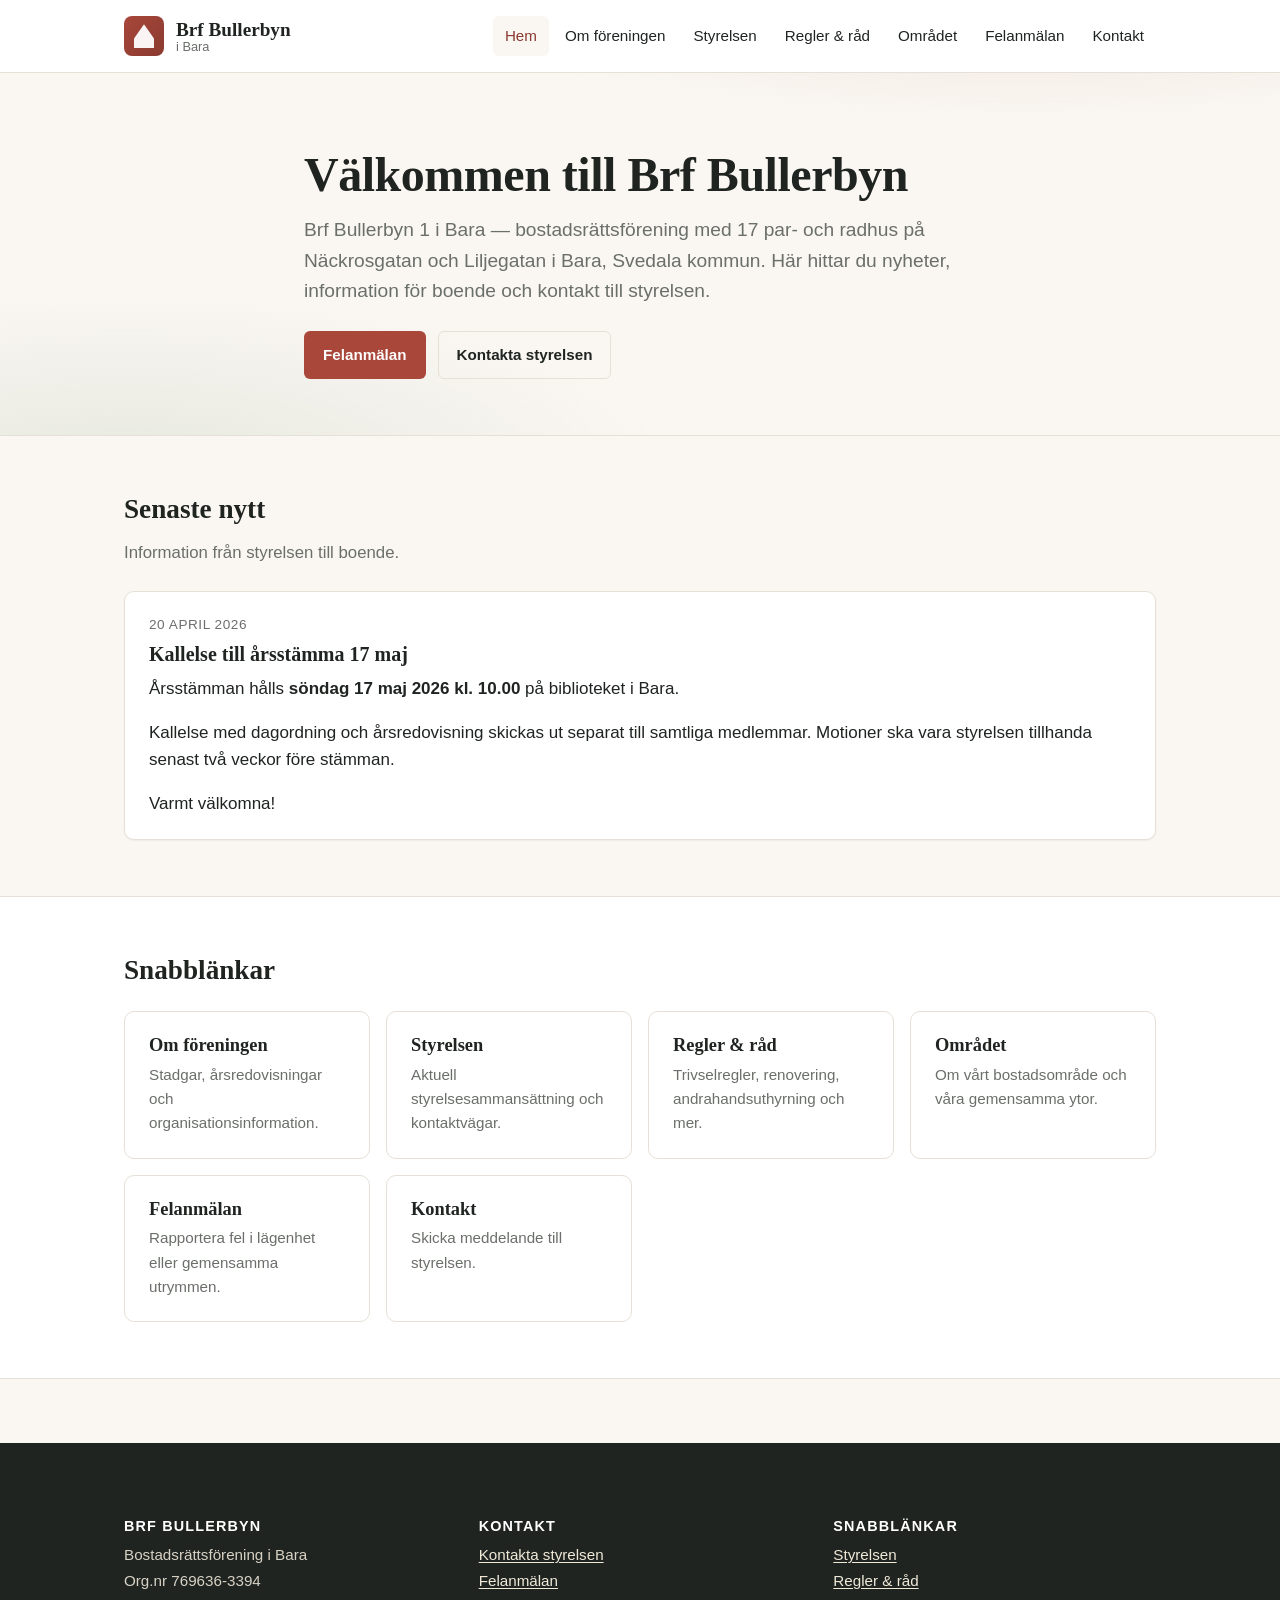
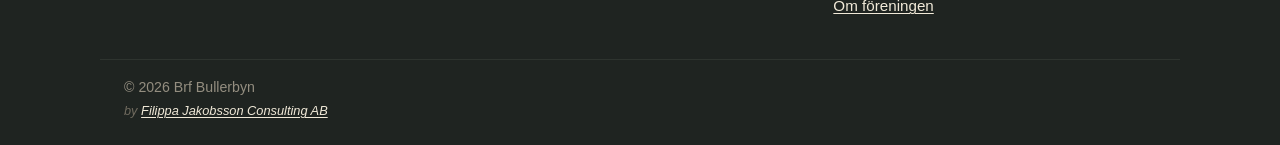
<file: index.html>
<!doctype html>
<html lang="sv">
<head>
  <meta charset="utf-8">
  <meta name="viewport" content="width=device-width, initial-scale=1">
  <meta name="google-site-verification" content="h2NjXpW7rOdVVxnVNWs9SY2Ml7rcN06mwlrJzzlZuSA">
  <link rel="icon" type="image/svg+xml" href="assets/favicon.svg">
  <title>Brf Bullerbyn — Bostadsrättsförening i Bara, Svedala kommun</title>
  <meta name="description" content="Officiell webbplats för Brf Bullerbyn (Brf Bullerbyn 1 i Bara) — bostadsrättsförening med 17 par- och radhus på Näckrosgatan och Liljegatan i Bara, Svedala kommun. Nyheter, styrelse, regler och kontakt.">
  <meta name="keywords" content="Brf Bullerbyn, Brf Bullerbyn 1, Bullerbyn Bara, bostadsrättsförening Bara, BRF Svedala kommun, Näckrosgatan Bara, Liljegatan Bara">
  <meta property="og:type" content="website">
  <meta property="og:locale" content="sv_SE">
  <meta property="og:site_name" content="Brf Bullerbyn">
  <meta property="og:title" content="Brf Bullerbyn — Bostadsrättsförening i Bara, Svedala kommun">
  <meta property="og:description" content="Officiell webbplats för Brf Bullerbyn 1 i Bara — bostadsrättsförening med 17 par- och radhus. Nyheter, styrelse, regler och kontakt för boende.">
  <meta property="og:url" content="https://brfbullerbyn.vercel.app/">
  <meta name="twitter:card" content="summary">
  <meta name="twitter:title" content="Brf Bullerbyn — Bostadsrättsförening i Bara, Svedala kommun">
  <meta name="twitter:description" content="Officiell webbplats för Brf Bullerbyn 1 i Bara — bostadsrättsförening med 17 par- och radhus. Nyheter, styrelse, regler och kontakt för boende.">
  <link rel="canonical" href="https://brfbullerbyn.vercel.app/">
  <script type="application/ld+json">{"@context":"https://schema.org","@type":"Organization","name":"Brf Bullerbyn","legalName":"Brf Bullerbyn 1 i Bara","identifier":"769636-3394","url":"https://brfbullerbyn.vercel.app/","email":"brfbullerbyn@gmail.com","address":{"@type":"PostalAddress","streetAddress":"Näckrosgatan och Liljegatan","postalCode":"23363","addressLocality":"Bara","addressRegion":"Skåne län","addressCountry":"SE"}}</script>
  <link rel="stylesheet" href="assets/style.css">
  <script defer src="assets/main.js"></script>
</head>
<body>
  <div data-include="header"></div>

  <main>
    <section class="hero">
      <div class="container hero-inner">
        <h1>Välkommen till Brf Bullerbyn</h1>
        <p class="lead">Brf Bullerbyn 1 i Bara — bostadsrättsförening med 17 par- och radhus på Näckrosgatan och Liljegatan i Bara, Svedala kommun. Här hittar du nyheter, information för boende och kontakt till styrelsen.</p>
        <div class="hero-actions">
          <a class="btn btn-primary" href="felanmalan">Felanmälan</a>
          <a class="btn btn-secondary" href="kontakt">Kontakta styrelsen</a>
        </div>
      </div>
    </section>

    <section class="section">
      <div class="container">
        <div class="section-header">
          <h2>Senaste nytt</h2>
          <p>Information från styrelsen till boende.</p>
        </div>
        <div class="news-list" data-news="5">
          <p class="muted">Laddar nyheter…</p>
        </div>
      </div>
    </section>

    <section class="section alt">
      <div class="container">
        <div class="section-header">
          <h2>Snabblänkar</h2>
        </div>
        <div class="card-grid">
          <a class="card" href="om-foreningen">
            <h3>Om föreningen</h3>
            <p>Stadgar, årsredovisningar och organisationsinformation.</p>
          </a>
          <a class="card" href="styrelsen">
            <h3>Styrelsen</h3>
            <p>Aktuell styrelsesammansättning och kontaktvägar.</p>
          </a>
          <a class="card" href="regler">
            <h3>Regler &amp; råd</h3>
            <p>Trivselregler, renovering, andrahandsuthyrning och mer.</p>
          </a>
          <a class="card" href="omradet">
            <h3>Området</h3>
            <p>Om vårt bostadsområde och våra gemensamma ytor.</p>
          </a>
          <a class="card" href="felanmalan">
            <h3>Felanmälan</h3>
            <p>Rapportera fel i lägenhet eller gemensamma utrymmen.</p>
          </a>
          <a class="card" href="kontakt">
            <h3>Kontakt</h3>
            <p>Skicka meddelande till styrelsen.</p>
          </a>
        </div>
      </div>
    </section>
  </main>

  <div data-include="footer"></div>
</body>
</html>
</file>
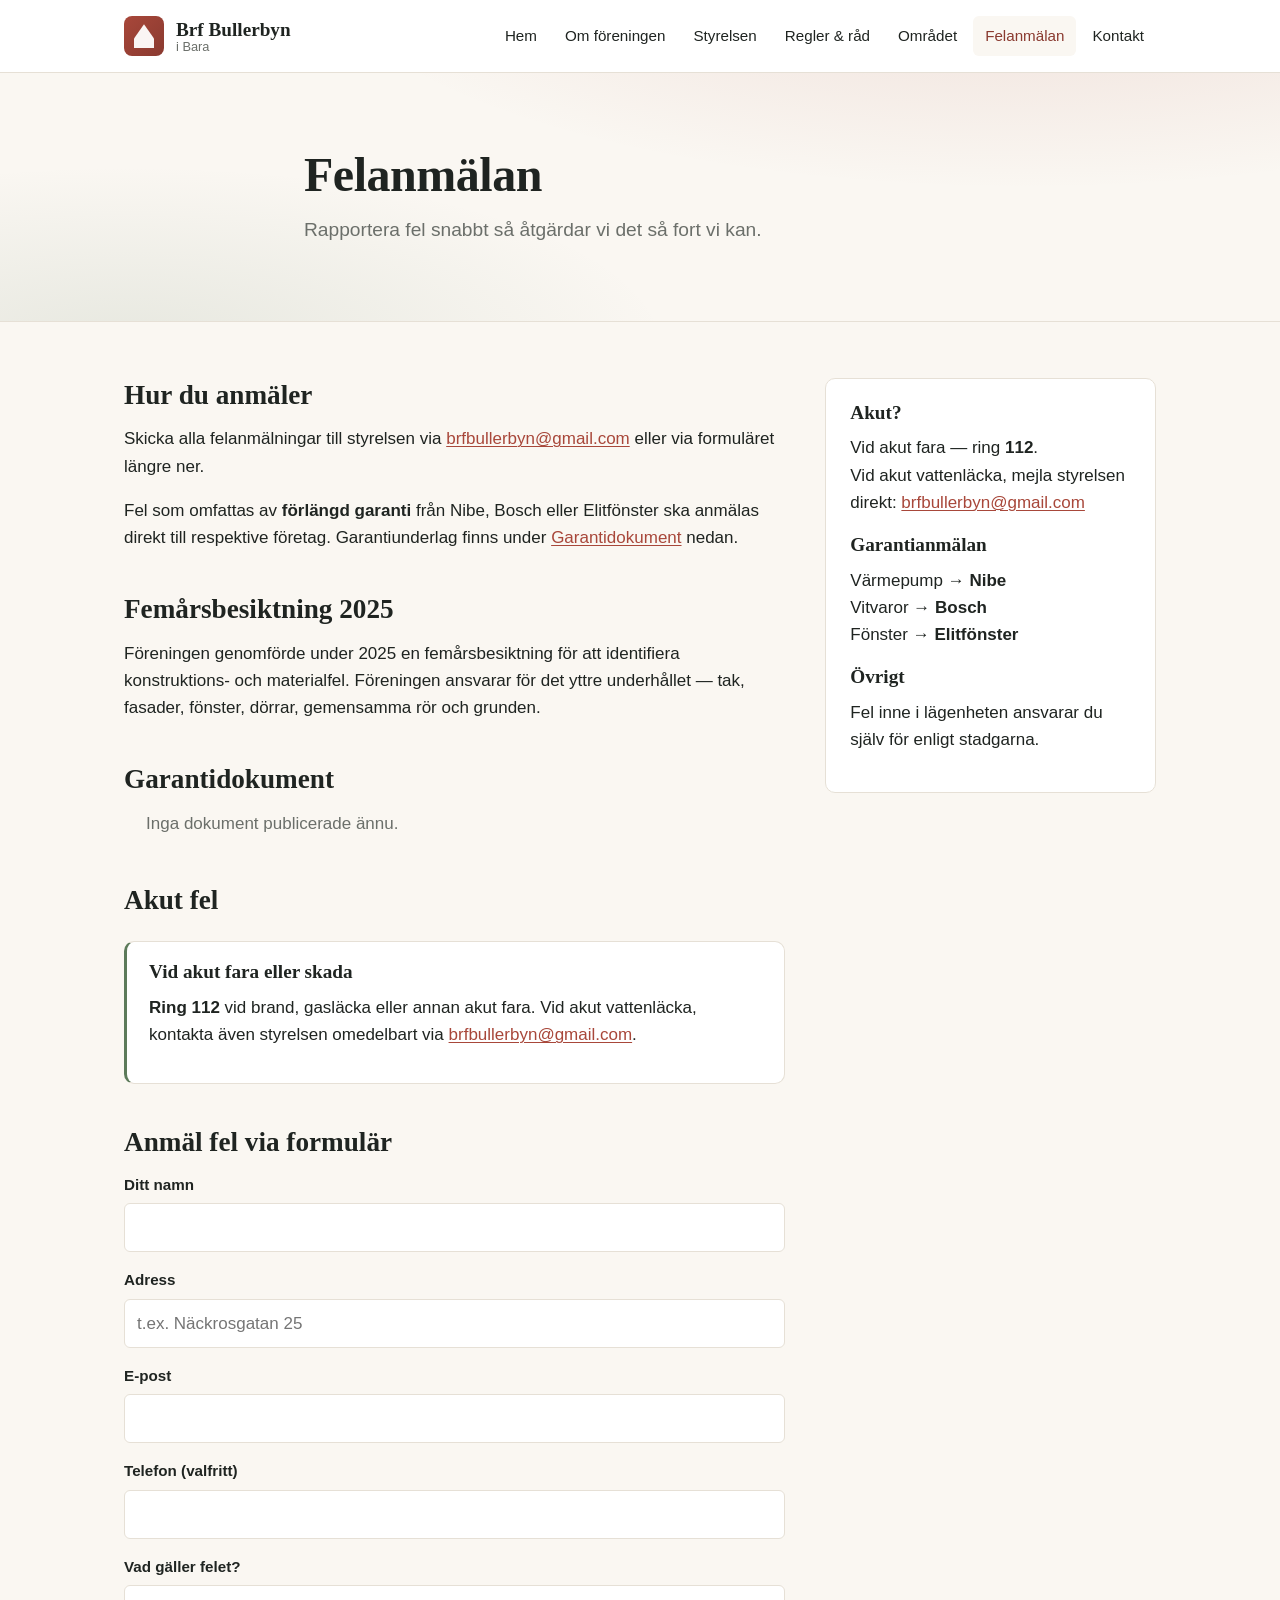
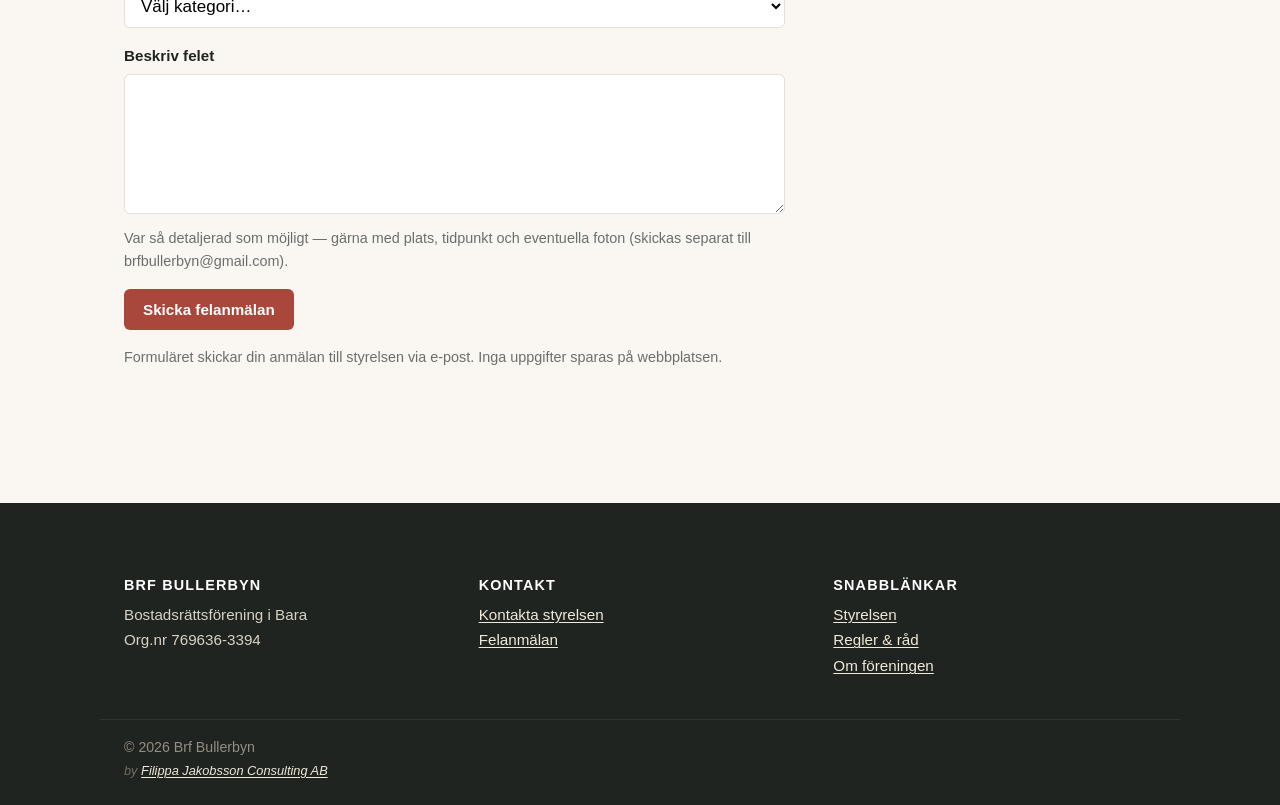
<file: felanmalan.html>
<!doctype html>
<html lang="sv">
<head>
  <meta charset="utf-8">
  <meta name="viewport" content="width=device-width, initial-scale=1">
  <link rel="icon" type="image/svg+xml" href="assets/favicon.svg">
  <title>Felanmälan — Brf Bullerbyn</title>
  <meta name="description" content="Rapportera fel i lägenhet eller gemensamma utrymmen i Brf Bullerbyn.">
  <meta property="og:type" content="website">
  <meta property="og:locale" content="sv_SE">
  <meta property="og:site_name" content="Brf Bullerbyn">
  <meta property="og:title" content="Felanmälan — Brf Bullerbyn">
  <meta property="og:description" content="Rapportera fel i lägenhet eller gemensamma utrymmen i Brf Bullerbyn.">
  <meta property="og:url" content="https://brfbullerbyn.vercel.app/felanmalan">
  <meta name="twitter:card" content="summary">
  <meta name="twitter:title" content="Felanmälan — Brf Bullerbyn">
  <meta name="twitter:description" content="Rapportera fel i lägenhet eller gemensamma utrymmen i Brf Bullerbyn.">
  <link rel="canonical" href="https://brfbullerbyn.vercel.app/felanmalan">
  <script type="application/ld+json">{"@context":"https://schema.org","@type":"Organization","name":"Brf Bullerbyn","legalName":"Brf Bullerbyn 1 i Bara","identifier":"769636-3394","url":"https://brfbullerbyn.vercel.app/","email":"brfbullerbyn@gmail.com","address":{"@type":"PostalAddress","streetAddress":"Näckrosgatan och Liljegatan","postalCode":"23363","addressLocality":"Bara","addressRegion":"Skåne län","addressCountry":"SE"}}</script>
  <link rel="stylesheet" href="assets/style.css">
  <script defer src="assets/main.js"></script>
</head>
<body>
  <div data-include="header"></div>

  <main>
    <section class="hero">
      <div class="container hero-inner">
        <h1>Felanmälan</h1>
        <p class="lead">Rapportera fel snabbt så åtgärdar vi det så fort vi kan.</p>
      </div>
    </section>

    <section class="section">
      <div class="container two-col">
        <div class="content">
          <h2>Hur du anmäler</h2>
          <p>Skicka alla felanmälningar till styrelsen via <a href="mailto:brfbullerbyn@gmail.com">brfbullerbyn@gmail.com</a> eller via formuläret längre ner.</p>
          <p>Fel som omfattas av <strong>förlängd garanti</strong> från Nibe, Bosch eller Elitfönster ska anmälas direkt till respektive företag. Garantiunderlag finns under <a href="#garantier">Garantidokument</a> nedan.</p>

          <h2>Femårsbesiktning 2025</h2>
          <p>Föreningen genomförde under 2025 en femårsbesiktning för att identifiera konstruktions- och materialfel. Föreningen ansvarar för det yttre underhållet — tak, fasader, fönster, dörrar, gemensamma rör och grunden.</p>

          <h2 id="garantier">Garantidokument</h2>
          <ul class="doc-list" data-documents="garanti">
            <li class="muted">Laddar dokument…</li>
          </ul>

          <h2>Akut fel</h2>
          <div class="callout">
            <h3>Vid akut fara eller skada</h3>
            <p><strong>Ring 112</strong> vid brand, gasläcka eller annan akut fara. Vid akut vattenläcka, kontakta även styrelsen omedelbart via <a href="mailto:brfbullerbyn@gmail.com">brfbullerbyn@gmail.com</a>.</p>
          </div>

          <h2 id="anmal">Anmäl fel via formulär</h2>
          <form
            class="felanmalan-form"
            action="https://formsubmit.co/brfbullerbyn@gmail.com"
            method="POST"
          >
            <input type="hidden" name="_subject" value="Felanmälan från webbplatsen">
            <input type="hidden" name="_template" value="table">
            <input type="text" name="_honey" style="display:none">

            <div class="form-group">
              <label for="namn">Ditt namn</label>
              <input type="text" id="namn" name="namn" required>
            </div>
            <div class="form-group">
              <label for="adress">Adress</label>
              <input type="text" id="adress" name="adress" placeholder="t.ex. Näckrosgatan 25" required>
            </div>
            <div class="form-group">
              <label for="email">E-post</label>
              <input type="email" id="email" name="email" required>
            </div>
            <div class="form-group">
              <label for="telefon">Telefon (valfritt)</label>
              <input type="tel" id="telefon" name="telefon">
            </div>
            <div class="form-group">
              <label for="kategori">Vad gäller felet?</label>
              <select id="kategori" name="kategori" required>
                <option value="">Välj kategori…</option>
                <option>Tak / fasad / fönster / dörrar</option>
                <option>Värmepump (NIBE)</option>
                <option>Vitvaror (Bosch)</option>
                <option>Soprum / sopsortering</option>
                <option>Gemensam grönyta</option>
                <option>Lekplats / utemiljö</option>
                <option>Parkering / uppfart</option>
                <option>Annat</option>
              </select>
            </div>
            <div class="form-group">
              <label for="beskrivning">Beskriv felet</label>
              <textarea id="beskrivning" name="beskrivning" required></textarea>
              <p class="form-note">Var så detaljerad som möjligt — gärna med plats, tidpunkt och eventuella foton (skickas separat till brfbullerbyn@gmail.com).</p>
            </div>
            <button class="btn btn-primary" type="submit">Skicka felanmälan</button>
          </form>
          <p class="form-note" style="margin-top:16px">Formuläret skickar din anmälan till styrelsen via e-post. Inga uppgifter sparas på webbplatsen.</p>
        </div>

        <aside>
          <h3>Akut?</h3>
          <p>Vid akut fara — ring <strong>112</strong>.<br>Vid akut vattenläcka, mejla styrelsen direkt: <a href="mailto:brfbullerbyn@gmail.com">brfbullerbyn@gmail.com</a></p>
          <h3>Garantianmälan</h3>
          <p>Värmepump → <strong>Nibe</strong><br>Vitvaror → <strong>Bosch</strong><br>Fönster → <strong>Elitfönster</strong></p>
          <h3>Övrigt</h3>
          <p>Fel inne i lägenheten ansvarar du själv för enligt stadgarna.</p>
        </aside>
      </div>
    </section>
  </main>

  <div data-include="footer"></div>
</body>
</html>
</file>
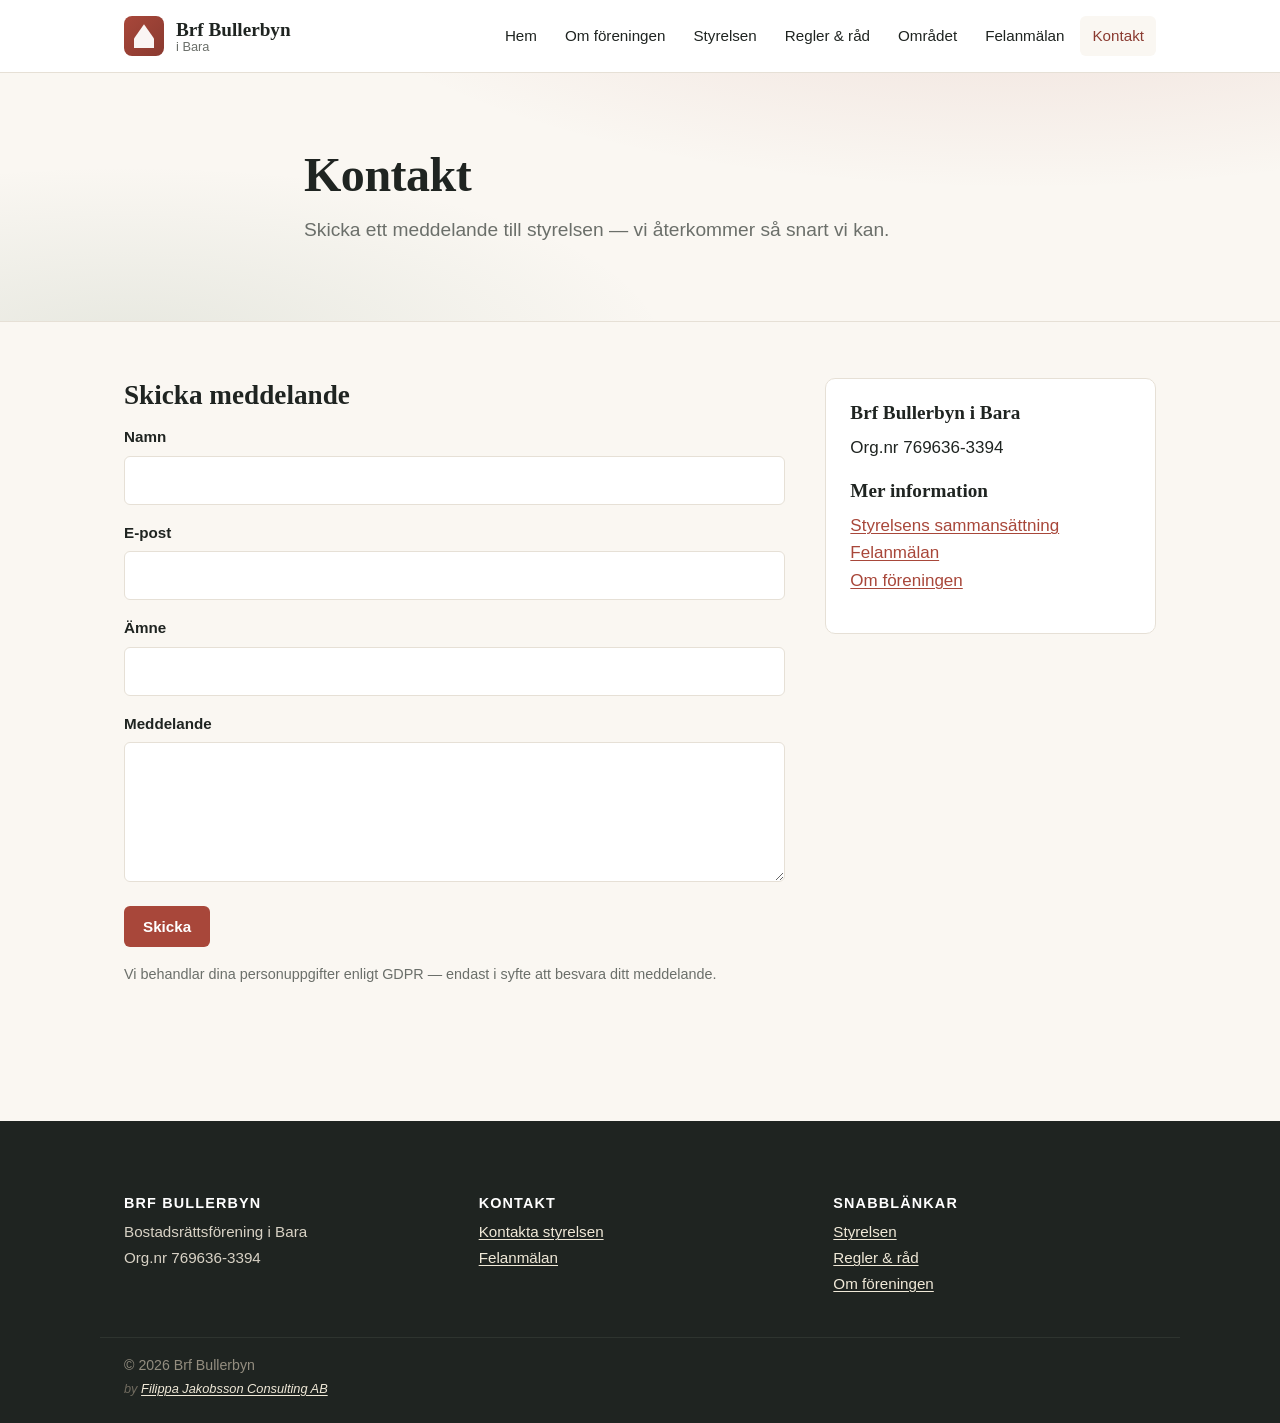
<file: kontakt.html>
<!doctype html>
<html lang="sv">
<head>
  <meta charset="utf-8">
  <meta name="viewport" content="width=device-width, initial-scale=1">
  <link rel="icon" type="image/svg+xml" href="assets/favicon.svg">
  <title>Kontakt — Brf Bullerbyn</title>
  <meta name="description" content="Kontakta styrelsen för Brf Bullerbyn.">
  <meta property="og:type" content="website">
  <meta property="og:locale" content="sv_SE">
  <meta property="og:site_name" content="Brf Bullerbyn">
  <meta property="og:title" content="Kontakt — Brf Bullerbyn">
  <meta property="og:description" content="Kontakta styrelsen för Brf Bullerbyn.">
  <meta property="og:url" content="https://brfbullerbyn.vercel.app/kontakt">
  <meta name="twitter:card" content="summary">
  <meta name="twitter:title" content="Kontakt — Brf Bullerbyn">
  <meta name="twitter:description" content="Kontakta styrelsen för Brf Bullerbyn.">
  <link rel="canonical" href="https://brfbullerbyn.vercel.app/kontakt">
  <script type="application/ld+json">{"@context":"https://schema.org","@type":"Organization","name":"Brf Bullerbyn","legalName":"Brf Bullerbyn 1 i Bara","identifier":"769636-3394","url":"https://brfbullerbyn.vercel.app/","email":"brfbullerbyn@gmail.com","address":{"@type":"PostalAddress","streetAddress":"Näckrosgatan och Liljegatan","postalCode":"23363","addressLocality":"Bara","addressRegion":"Skåne län","addressCountry":"SE"}}</script>
  <link rel="stylesheet" href="assets/style.css">
  <script defer src="assets/main.js"></script>
</head>
<body>
  <div data-include="header"></div>

  <main>
    <section class="hero">
      <div class="container hero-inner">
        <h1>Kontakt</h1>
        <p class="lead">Skicka ett meddelande till styrelsen — vi återkommer så snart vi kan.</p>
      </div>
    </section>

    <section class="section">
      <div class="container two-col">
        <div class="content">
          <h2>Skicka meddelande</h2>
          <form
            class="kontakt-form"
            action="https://formsubmit.co/brfbullerbyn@gmail.com"
            method="POST"
          >
            <input type="hidden" name="_subject" value="Meddelande från webbplatsen">
            <input type="hidden" name="_template" value="table">
            <input type="text" name="_honey" style="display:none">

            <div class="form-group">
              <label for="namn">Namn</label>
              <input type="text" id="namn" name="namn" required>
            </div>
            <div class="form-group">
              <label for="email">E-post</label>
              <input type="email" id="email" name="email" required>
            </div>
            <div class="form-group">
              <label for="amne">Ämne</label>
              <input type="text" id="amne" name="amne" required>
            </div>
            <div class="form-group">
              <label for="meddelande">Meddelande</label>
              <textarea id="meddelande" name="meddelande" required></textarea>
            </div>
            <button class="btn btn-primary" type="submit">Skicka</button>
          </form>
          <p class="form-note" style="margin-top:16px">Vi behandlar dina personuppgifter enligt GDPR — endast i syfte att besvara ditt meddelande.</p>
        </div>

        <aside>
          <h3>Brf Bullerbyn i Bara</h3>
          <p>Org.nr 769636-3394</p>
          <h3>Mer information</h3>
          <p>
            <a href="styrelsen">Styrelsens sammansättning</a><br>
            <a href="felanmalan">Felanmälan</a><br>
            <a href="om-foreningen">Om föreningen</a>
          </p>
        </aside>
      </div>
    </section>
  </main>

  <div data-include="footer"></div>
</body>
</html>
</file>
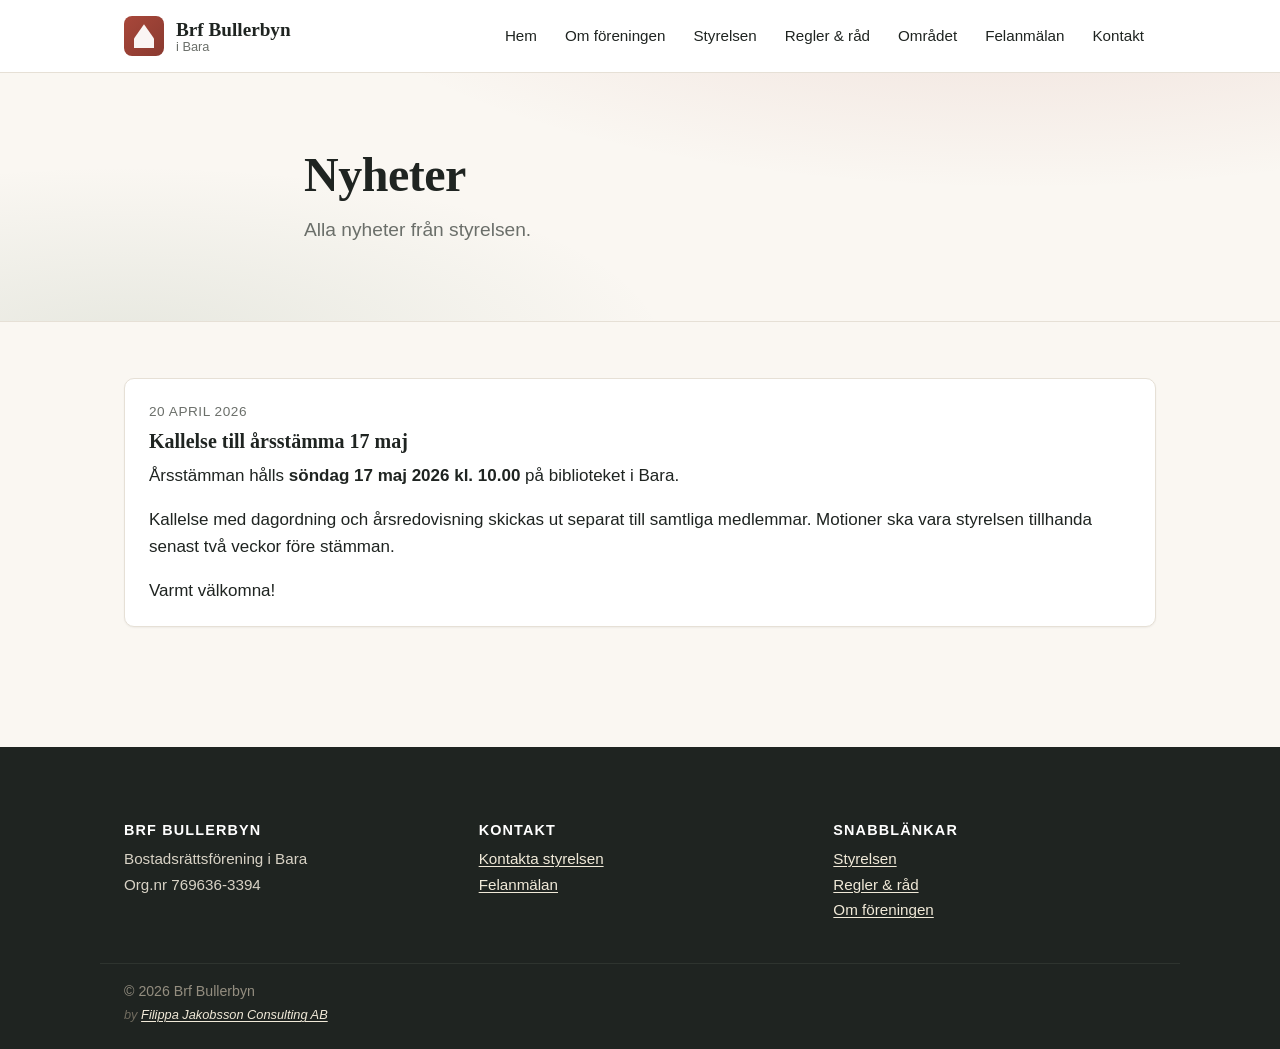
<file: nyheter.html>
<!doctype html>
<html lang="sv">
<head>
  <meta charset="utf-8">
  <meta name="viewport" content="width=device-width, initial-scale=1">
  <link rel="icon" type="image/svg+xml" href="assets/favicon.svg">
  <title>Nyheter — Brf Bullerbyn</title>
  <meta name="description" content="Alla nyheter från styrelsen för Brf Bullerbyn.">
  <meta property="og:type" content="website">
  <meta property="og:locale" content="sv_SE">
  <meta property="og:site_name" content="Brf Bullerbyn">
  <meta property="og:title" content="Nyheter — Brf Bullerbyn">
  <meta property="og:description" content="Alla nyheter från styrelsen för Brf Bullerbyn.">
  <meta property="og:url" content="https://brfbullerbyn.vercel.app/nyheter">
  <meta name="twitter:card" content="summary">
  <meta name="twitter:title" content="Nyheter — Brf Bullerbyn">
  <meta name="twitter:description" content="Alla nyheter från styrelsen för Brf Bullerbyn.">
  <link rel="canonical" href="https://brfbullerbyn.vercel.app/nyheter">
  <script type="application/ld+json">{"@context":"https://schema.org","@type":"Organization","name":"Brf Bullerbyn","legalName":"Brf Bullerbyn 1 i Bara","identifier":"769636-3394","url":"https://brfbullerbyn.vercel.app/","email":"brfbullerbyn@gmail.com","address":{"@type":"PostalAddress","streetAddress":"Näckrosgatan och Liljegatan","postalCode":"23363","addressLocality":"Bara","addressRegion":"Skåne län","addressCountry":"SE"}}</script>
  <link rel="stylesheet" href="assets/style.css">
  <script defer src="assets/main.js"></script>
</head>
<body>
  <div data-include="header"></div>
  <main>
    <section class="hero">
      <div class="container hero-inner">
        <h1>Nyheter</h1>
        <p class="lead">Alla nyheter från styrelsen.</p>
      </div>
    </section>
    <section class="section">
      <div class="container">
        <div class="news-list" data-news>
          <p class="muted">Laddar nyheter…</p>
        </div>
      </div>
    </section>
  </main>
  <div data-include="footer"></div>
</body>
</html>
</file>
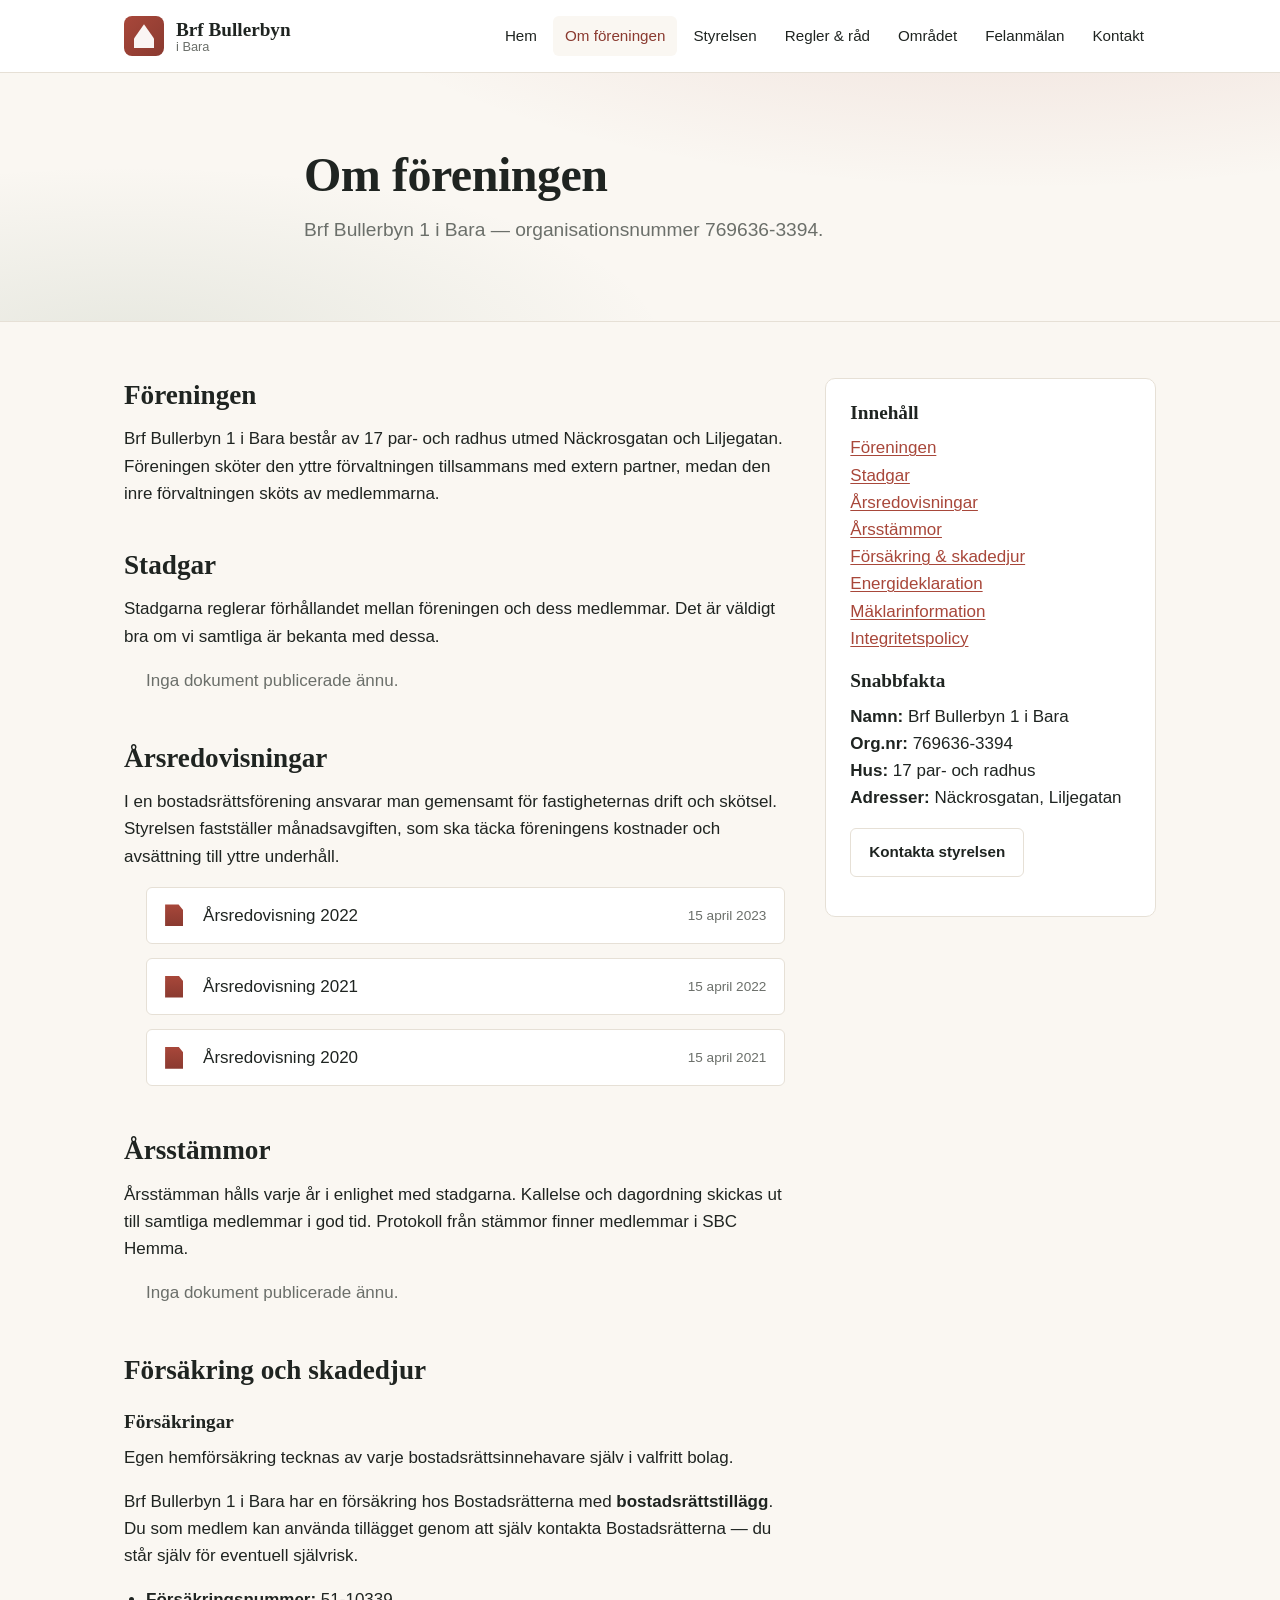
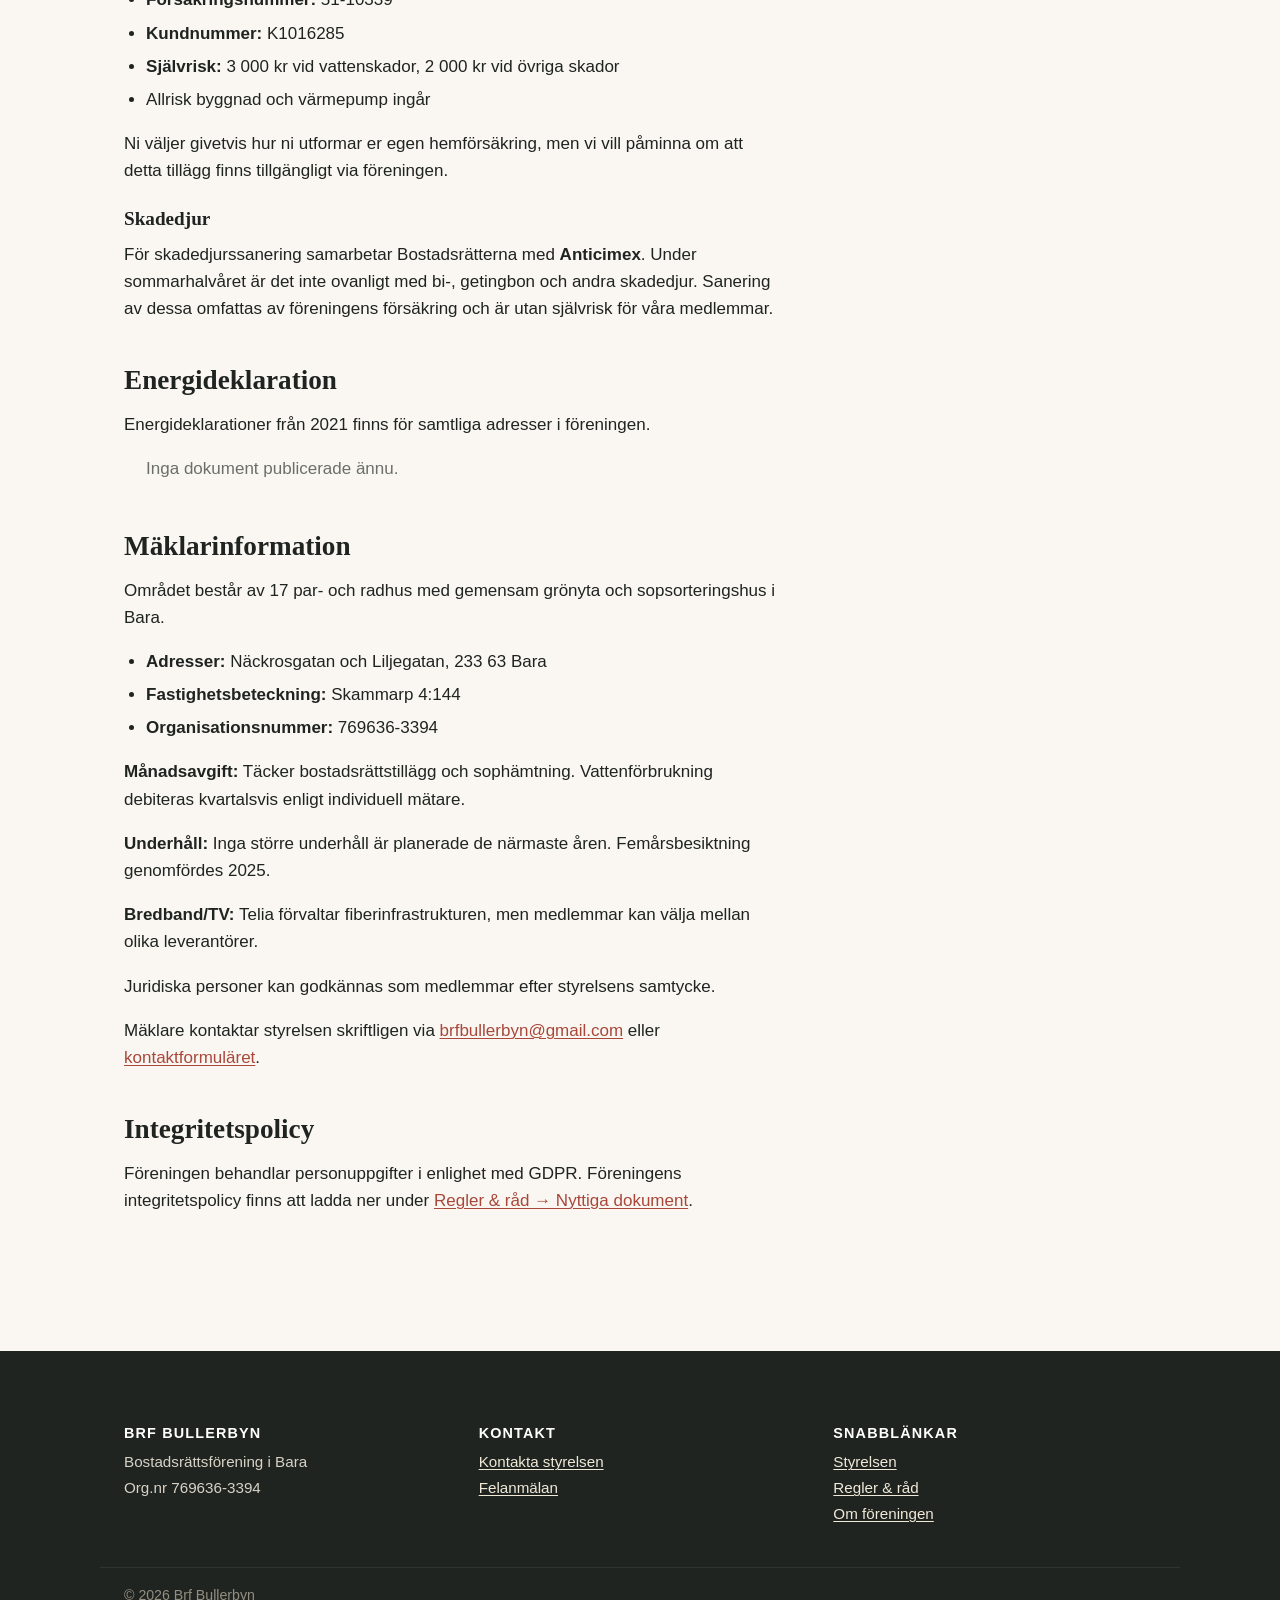
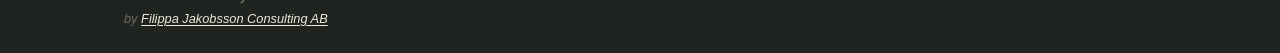
<file: om-foreningen.html>
<!doctype html>
<html lang="sv">
<head>
  <meta charset="utf-8">
  <meta name="viewport" content="width=device-width, initial-scale=1">
  <link rel="icon" type="image/svg+xml" href="assets/favicon.svg">
  <title>Om föreningen — Brf Bullerbyn</title>
  <meta name="description" content="Information om Brf Bullerbyn i Bara — stadgar, årsredovisningar, försäkring och mäklarinformation.">
  <meta property="og:type" content="website">
  <meta property="og:locale" content="sv_SE">
  <meta property="og:site_name" content="Brf Bullerbyn">
  <meta property="og:title" content="Om föreningen — Brf Bullerbyn">
  <meta property="og:description" content="Information om Brf Bullerbyn i Bara — stadgar, årsredovisningar, försäkring och mäklarinformation.">
  <meta property="og:url" content="https://brfbullerbyn.vercel.app/om-foreningen">
  <meta name="twitter:card" content="summary">
  <meta name="twitter:title" content="Om föreningen — Brf Bullerbyn">
  <meta name="twitter:description" content="Information om Brf Bullerbyn i Bara — stadgar, årsredovisningar, försäkring och mäklarinformation.">
  <link rel="canonical" href="https://brfbullerbyn.vercel.app/om-foreningen">
  <script type="application/ld+json">{"@context":"https://schema.org","@type":"Organization","name":"Brf Bullerbyn","legalName":"Brf Bullerbyn 1 i Bara","identifier":"769636-3394","url":"https://brfbullerbyn.vercel.app/","email":"brfbullerbyn@gmail.com","address":{"@type":"PostalAddress","streetAddress":"Näckrosgatan och Liljegatan","postalCode":"23363","addressLocality":"Bara","addressRegion":"Skåne län","addressCountry":"SE"}}</script>
  <link rel="stylesheet" href="assets/style.css">
  <script defer src="assets/main.js"></script>
</head>
<body>
  <div data-include="header"></div>

  <main>
    <section class="hero">
      <div class="container hero-inner">
        <h1>Om föreningen</h1>
        <p class="lead">Brf Bullerbyn 1 i Bara — organisationsnummer 769636-3394.</p>
      </div>
    </section>

    <section class="section">
      <div class="container two-col">
        <div class="content">
          <h2 id="foreningen">Föreningen</h2>
          <p>Brf Bullerbyn 1 i Bara består av 17 par- och radhus utmed Näckrosgatan och Liljegatan. Föreningen sköter den yttre förvaltningen tillsammans med extern partner, medan den inre förvaltningen sköts av medlemmarna.</p>

          <h2 id="stadgar">Stadgar</h2>
          <p>Stadgarna reglerar förhållandet mellan föreningen och dess medlemmar. Det är väldigt bra om vi samtliga är bekanta med dessa.</p>
          <ul class="doc-list" data-documents="stadgar">
            <li class="muted">Laddar dokument…</li>
          </ul>

          <h2 id="arsredovisningar">Årsredovisningar</h2>
          <p>I en bostadsrättsförening ansvarar man gemensamt för fastigheternas drift och skötsel. Styrelsen fastställer månadsavgiften, som ska täcka föreningens kostnader och avsättning till yttre underhåll.</p>
          <ul class="doc-list" data-documents="arsredovisning">
            <li class="muted">Laddar dokument…</li>
          </ul>

          <h2 id="arsstammor">Årsstämmor</h2>
          <p>Årsstämman hålls varje år i enlighet med stadgarna. Kallelse och dagordning skickas ut till samtliga medlemmar i god tid. Protokoll från stämmor finner medlemmar i SBC Hemma.</p>
          <ul class="doc-list" data-documents="stamma">
            <li class="muted">Laddar dokument…</li>
          </ul>

          <h2 id="forsakring">Försäkring och skadedjur</h2>
          <h3>Försäkringar</h3>
          <p>Egen hemförsäkring tecknas av varje bostadsrättsinnehavare själv i valfritt bolag.</p>
          <p>Brf Bullerbyn 1 i Bara har en försäkring hos Bostadsrätterna med <strong>bostadsrättstillägg</strong>. Du som medlem kan använda tillägget genom att själv kontakta Bostadsrätterna — du står själv för eventuell självrisk.</p>
          <ul>
            <li><strong>Försäkringsnummer:</strong> 51-10339</li>
            <li><strong>Kundnummer:</strong> K1016285</li>
            <li><strong>Självrisk:</strong> 3 000 kr vid vattenskador, 2 000 kr vid övriga skador</li>
            <li>Allrisk byggnad och värmepump ingår</li>
          </ul>
          <p>Ni väljer givetvis hur ni utformar er egen hemförsäkring, men vi vill påminna om att detta tillägg finns tillgängligt via föreningen.</p>

          <h3>Skadedjur</h3>
          <p>För skadedjurssanering samarbetar Bostadsrätterna med <strong>Anticimex</strong>. Under sommarhalvåret är det inte ovanligt med bi-, getingbon och andra skadedjur. Sanering av dessa omfattas av föreningens försäkring och är utan självrisk för våra medlemmar.</p>

          <h2 id="energideklaration">Energideklaration</h2>
          <p>Energideklarationer från 2021 finns för samtliga adresser i föreningen.</p>
          <ul class="doc-list" data-documents="energideklaration">
            <li class="muted">Laddar dokument…</li>
          </ul>

          <h2 id="maklarinformation">Mäklarinformation</h2>
          <p>Området består av 17 par- och radhus med gemensam grönyta och sopsorteringshus i Bara.</p>
          <ul>
            <li><strong>Adresser:</strong> Näckrosgatan och Liljegatan, 233 63 Bara</li>
            <li><strong>Fastighetsbeteckning:</strong> Skammarp 4:144</li>
            <li><strong>Organisationsnummer:</strong> 769636-3394</li>
          </ul>
          <p><strong>Månadsavgift:</strong> Täcker bostadsrättstillägg och sophämtning. Vattenförbrukning debiteras kvartalsvis enligt individuell mätare.</p>
          <p><strong>Underhåll:</strong> Inga större underhåll är planerade de närmaste åren. Femårsbesiktning genomfördes 2025.</p>
          <p><strong>Bredband/TV:</strong> Telia förvaltar fiberinfrastrukturen, men medlemmar kan välja mellan olika leverantörer.</p>
          <p>Juridiska personer kan godkännas som medlemmar efter styrelsens samtycke.</p>
          <p>Mäklare kontaktar styrelsen skriftligen via <a href="mailto:brfbullerbyn@gmail.com">brfbullerbyn@gmail.com</a> eller <a href="kontakt">kontaktformuläret</a>.</p>

          <h2 id="integritetspolicy">Integritetspolicy</h2>
          <p>Föreningen behandlar personuppgifter i enlighet med GDPR. Föreningens integritetspolicy finns att ladda ner under <a href="regler#dokument">Regler &amp; råd → Nyttiga dokument</a>.</p>
        </div>

        <aside>
          <h3>Innehåll</h3>
          <p>
            <a href="#foreningen">Föreningen</a><br>
            <a href="#stadgar">Stadgar</a><br>
            <a href="#arsredovisningar">Årsredovisningar</a><br>
            <a href="#arsstammor">Årsstämmor</a><br>
            <a href="#forsakring">Försäkring &amp; skadedjur</a><br>
            <a href="#energideklaration">Energideklaration</a><br>
            <a href="#maklarinformation">Mäklarinformation</a><br>
            <a href="#integritetspolicy">Integritetspolicy</a>
          </p>
          <h3>Snabbfakta</h3>
          <p>
            <strong>Namn:</strong> Brf Bullerbyn 1 i Bara<br>
            <strong>Org.nr:</strong> 769636-3394<br>
            <strong>Hus:</strong> 17 par- och radhus<br>
            <strong>Adresser:</strong> Näckrosgatan, Liljegatan
          </p>
          <p><a class="btn btn-secondary" href="kontakt">Kontakta styrelsen</a></p>
        </aside>
      </div>
    </section>
  </main>

  <div data-include="footer"></div>
</body>
</html>
</file>
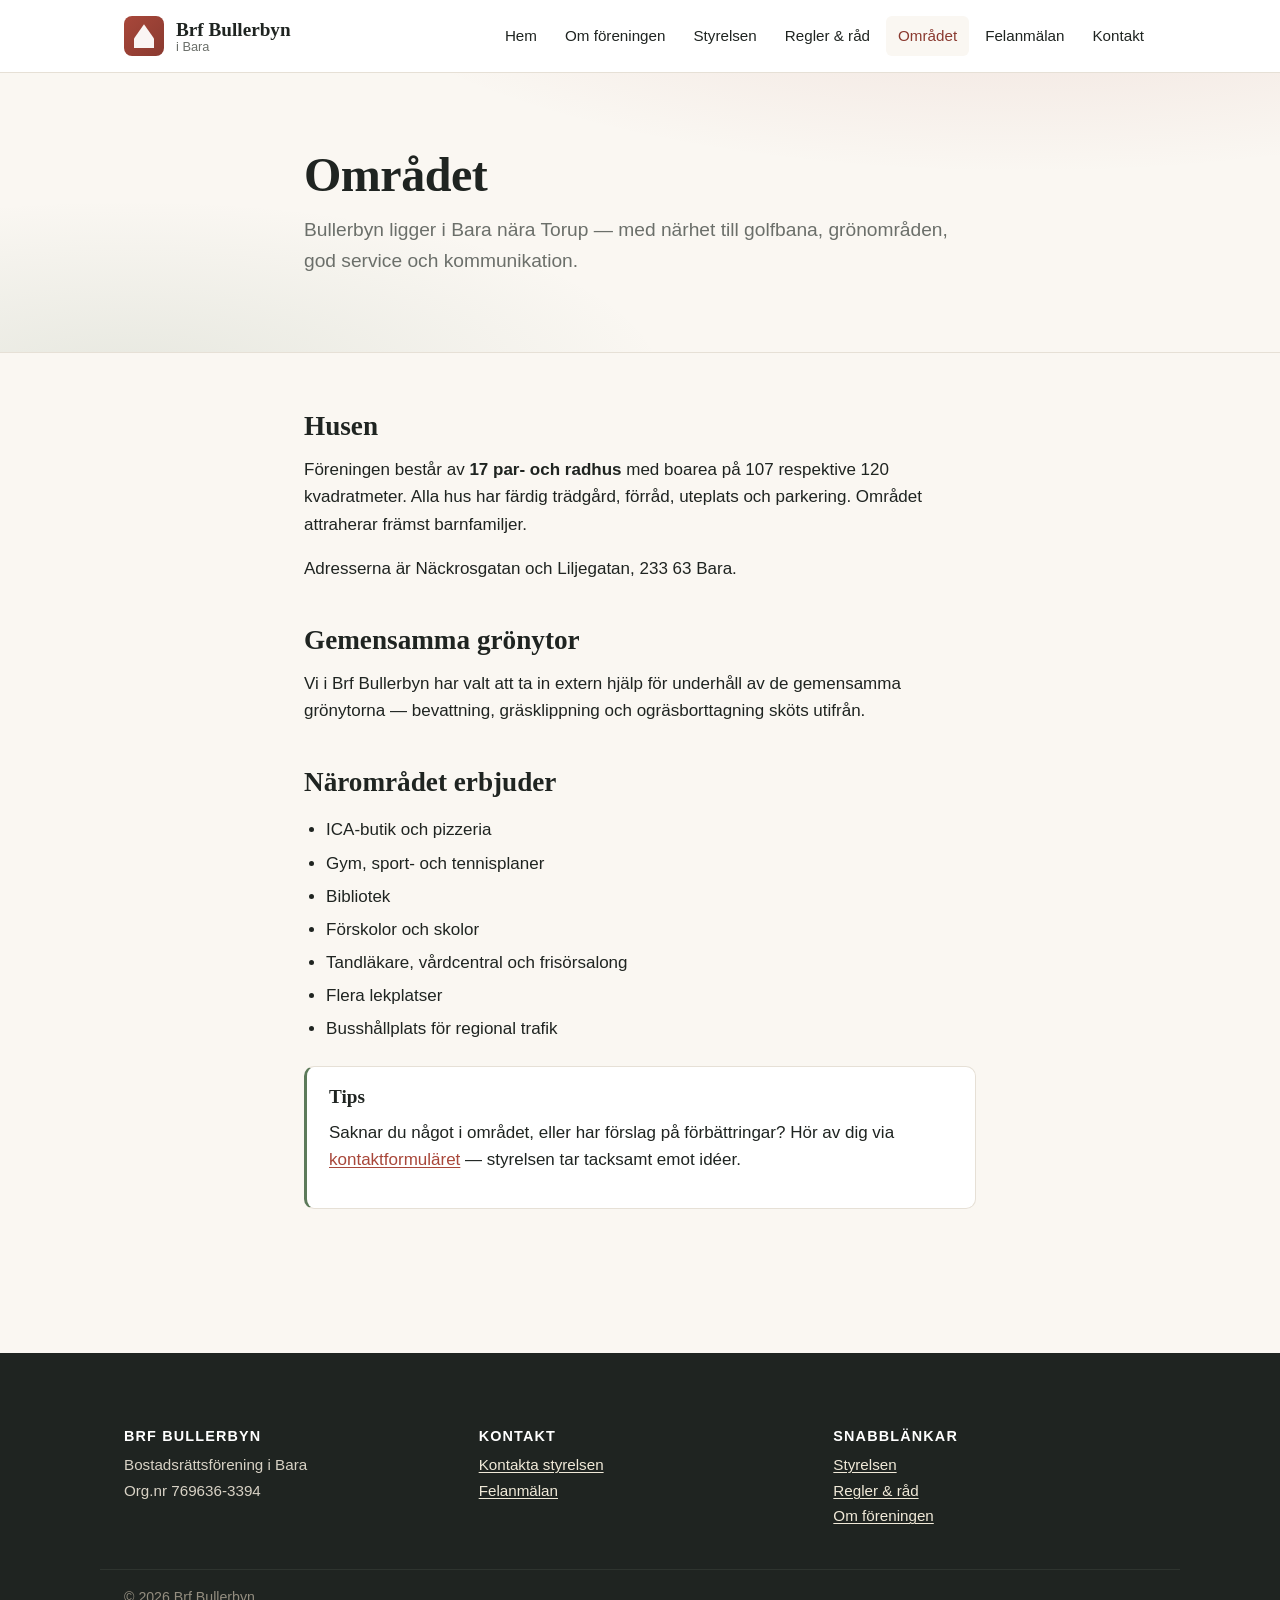
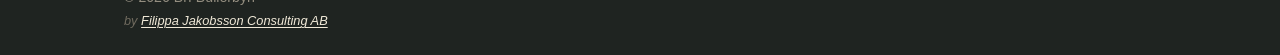
<file: omradet.html>
<!doctype html>
<html lang="sv">
<head>
  <meta charset="utf-8">
  <meta name="viewport" content="width=device-width, initial-scale=1">
  <link rel="icon" type="image/svg+xml" href="assets/favicon.svg">
  <title>Området — Brf Bullerbyn</title>
  <meta name="description" content="Brf Bullerbyn i Bara — 17 par- och radhus i ett barnvänligt område nära Torup, med god service och kommunikation.">
  <meta property="og:type" content="website">
  <meta property="og:locale" content="sv_SE">
  <meta property="og:site_name" content="Brf Bullerbyn">
  <meta property="og:title" content="Området — Brf Bullerbyn">
  <meta property="og:description" content="Brf Bullerbyn i Bara — 17 par- och radhus i ett barnvänligt område nära Torup, med god service och kommunikation.">
  <meta property="og:url" content="https://brfbullerbyn.vercel.app/omradet">
  <meta name="twitter:card" content="summary">
  <meta name="twitter:title" content="Området — Brf Bullerbyn">
  <meta name="twitter:description" content="Brf Bullerbyn i Bara — 17 par- och radhus i ett barnvänligt område nära Torup, med god service och kommunikation.">
  <link rel="canonical" href="https://brfbullerbyn.vercel.app/omradet">
  <script type="application/ld+json">{"@context":"https://schema.org","@type":"Organization","name":"Brf Bullerbyn","legalName":"Brf Bullerbyn 1 i Bara","identifier":"769636-3394","url":"https://brfbullerbyn.vercel.app/","email":"brfbullerbyn@gmail.com","address":{"@type":"PostalAddress","streetAddress":"Näckrosgatan och Liljegatan","postalCode":"23363","addressLocality":"Bara","addressRegion":"Skåne län","addressCountry":"SE"}}</script>
  <link rel="stylesheet" href="assets/style.css">
  <script defer src="assets/main.js"></script>
</head>
<body>
  <div data-include="header"></div>

  <main>
    <section class="hero">
      <div class="container hero-inner">
        <h1>Området</h1>
        <p class="lead">Bullerbyn ligger i Bara nära Torup — med närhet till golfbana, grönområden, god service och kommunikation.</p>
      </div>
    </section>

    <section class="section">
      <div class="container content">
        <h2>Husen</h2>
        <p>Föreningen består av <strong>17 par- och radhus</strong> med boarea på 107 respektive 120 kvadratmeter. Alla hus har färdig trädgård, förråd, uteplats och parkering. Området attraherar främst barnfamiljer.</p>
        <p>Adresserna är Näckrosgatan och Liljegatan, 233 63 Bara.</p>

        <h2>Gemensamma grönytor</h2>
        <p>Vi i Brf Bullerbyn har valt att ta in extern hjälp för underhåll av de gemensamma grönytorna — bevattning, gräsklippning och ogräsborttagning sköts utifrån.</p>

        <h2>Närområdet erbjuder</h2>
        <ul>
          <li>ICA-butik och pizzeria</li>
          <li>Gym, sport- och tennisplaner</li>
          <li>Bibliotek</li>
          <li>Förskolor och skolor</li>
          <li>Tandläkare, vårdcentral och frisörsalong</li>
          <li>Flera lekplatser</li>
          <li>Busshållplats för regional trafik</li>
        </ul>

        <div class="callout">
          <h3>Tips</h3>
          <p>Saknar du något i området, eller har förslag på förbättringar? Hör av dig via <a href="kontakt">kontaktformuläret</a> — styrelsen tar tacksamt emot idéer.</p>
        </div>
      </div>
    </section>
  </main>

  <div data-include="footer"></div>
</body>
</html>
</file>
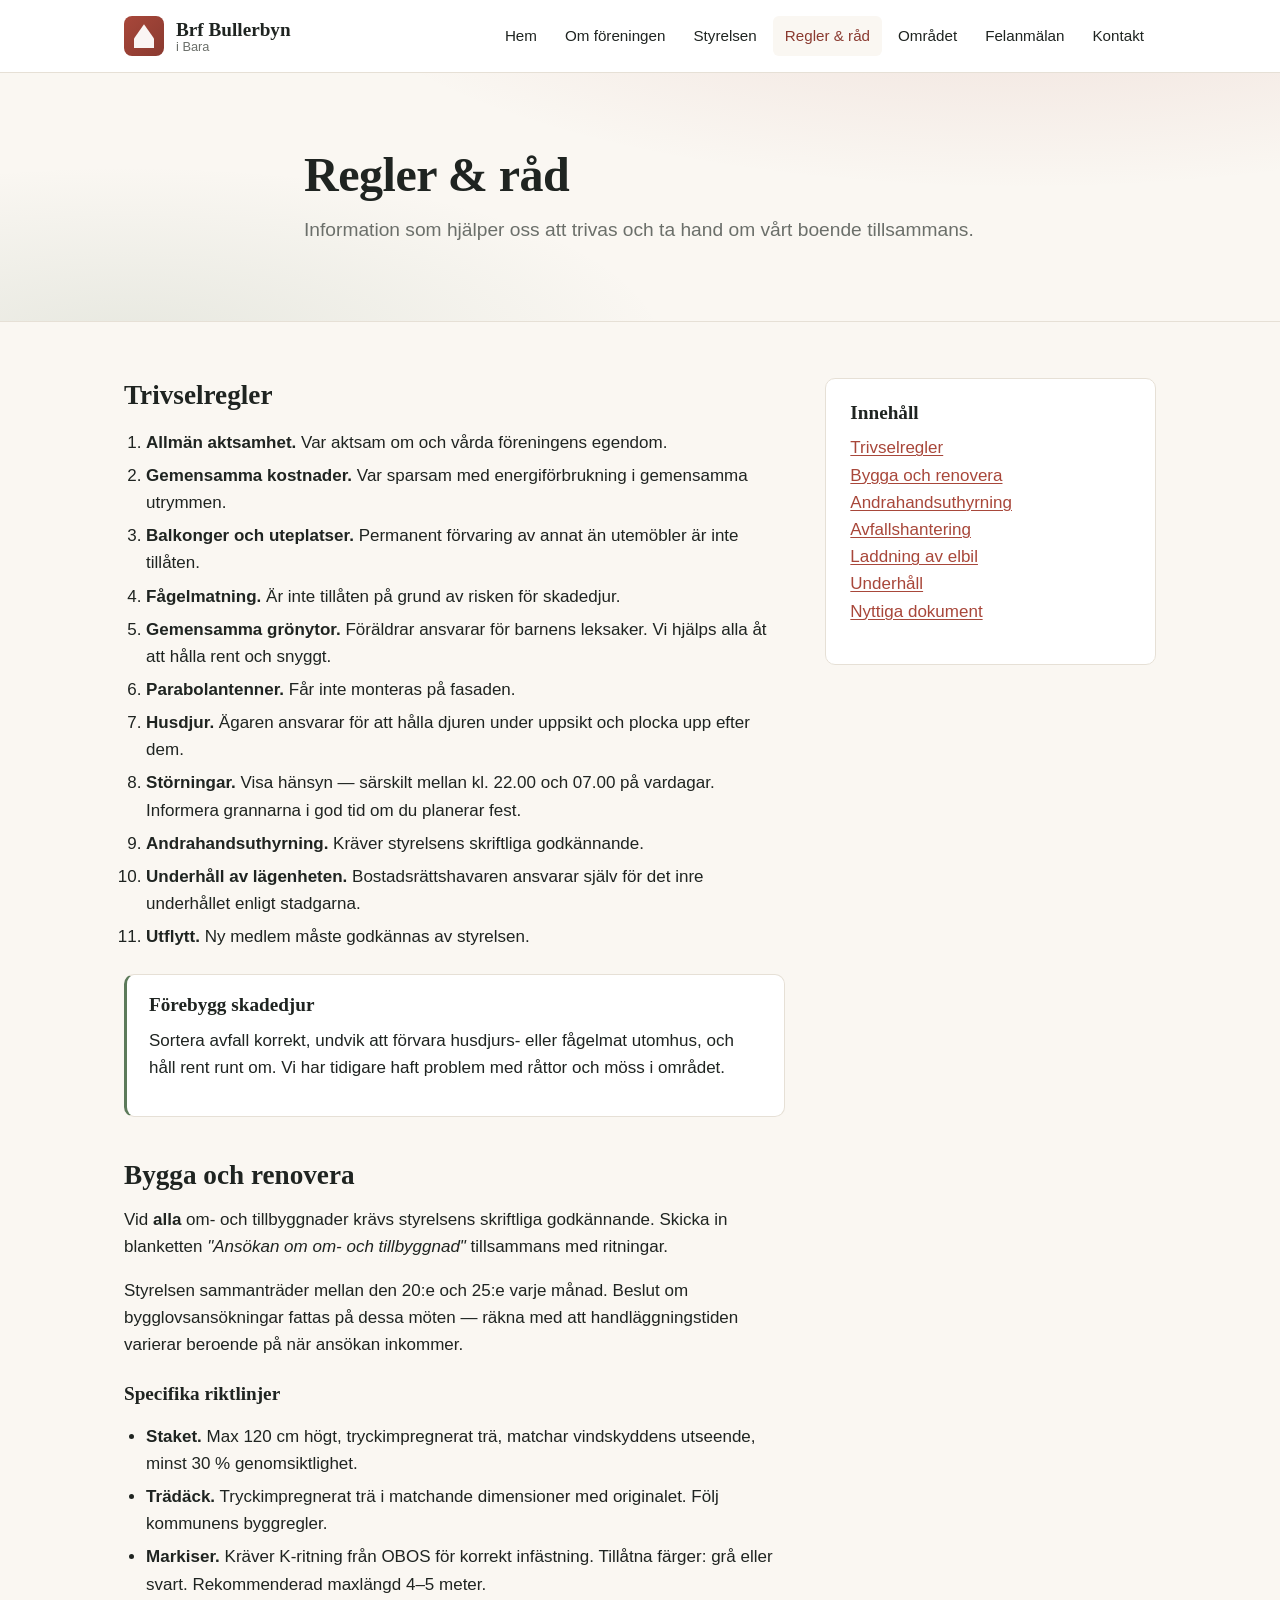
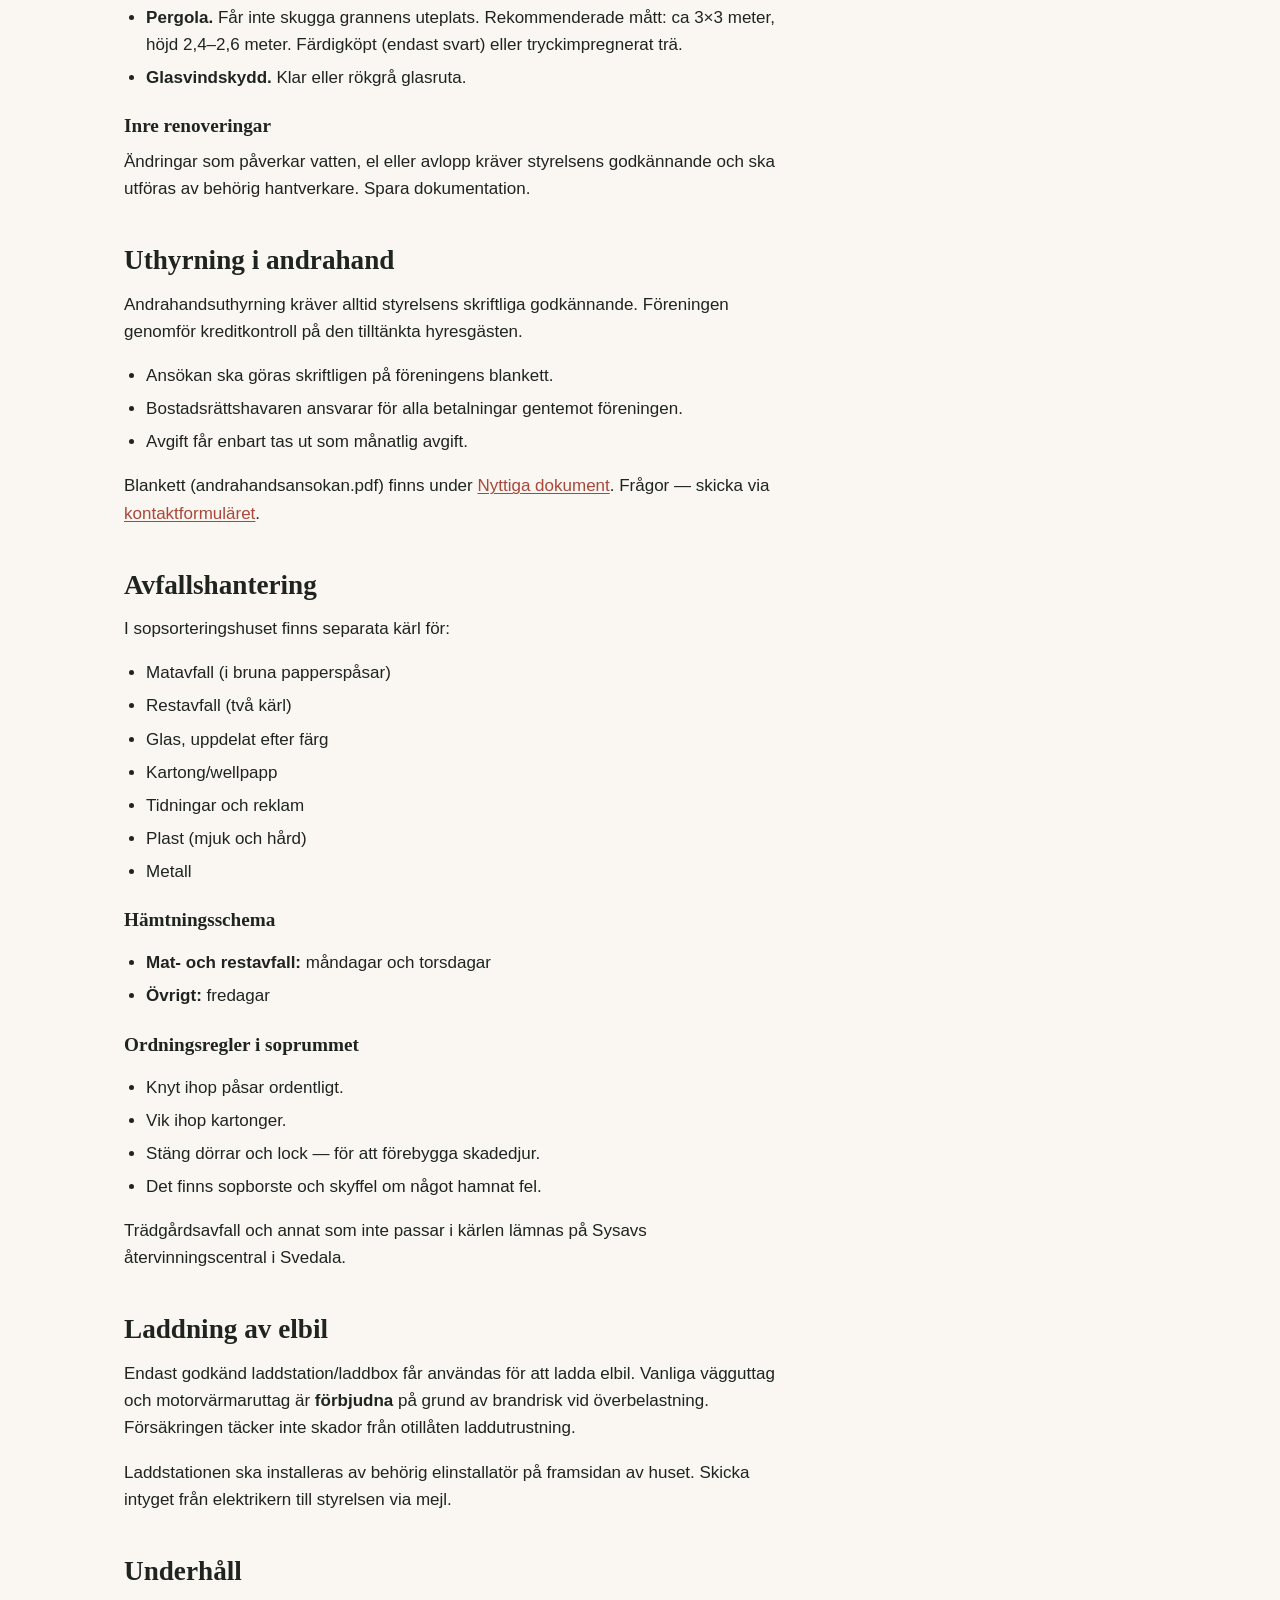
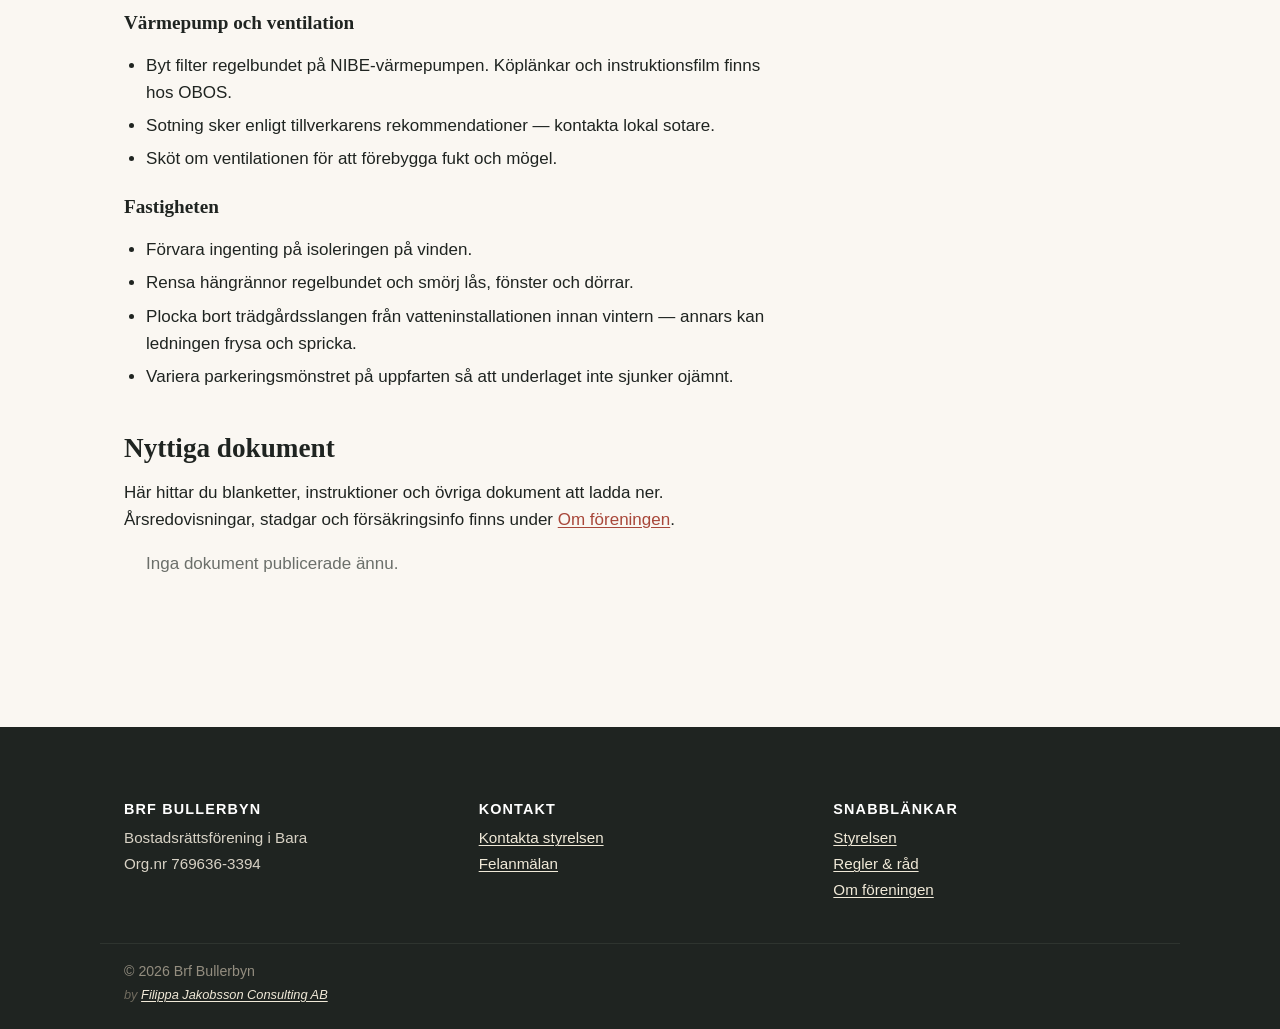
<file: regler.html>
<!doctype html>
<html lang="sv">
<head>
  <meta charset="utf-8">
  <meta name="viewport" content="width=device-width, initial-scale=1">
  <link rel="icon" type="image/svg+xml" href="assets/favicon.svg">
  <title>Regler &amp; råd — Brf Bullerbyn</title>
  <meta name="description" content="Trivselregler, råd vid renovering, andrahandsuthyrning och övrig information för boende i Brf Bullerbyn.">
  <meta property="og:type" content="website">
  <meta property="og:locale" content="sv_SE">
  <meta property="og:site_name" content="Brf Bullerbyn">
  <meta property="og:title" content="Regler &amp; råd — Brf Bullerbyn">
  <meta property="og:description" content="Trivselregler, råd vid renovering, andrahandsuthyrning och övrig information för boende i Brf Bullerbyn.">
  <meta property="og:url" content="https://brfbullerbyn.vercel.app/regler">
  <meta name="twitter:card" content="summary">
  <meta name="twitter:title" content="Regler &amp; råd — Brf Bullerbyn">
  <meta name="twitter:description" content="Trivselregler, råd vid renovering, andrahandsuthyrning och övrig information för boende i Brf Bullerbyn.">
  <link rel="canonical" href="https://brfbullerbyn.vercel.app/regler">
  <script type="application/ld+json">{"@context":"https://schema.org","@type":"Organization","name":"Brf Bullerbyn","legalName":"Brf Bullerbyn 1 i Bara","identifier":"769636-3394","url":"https://brfbullerbyn.vercel.app/","email":"brfbullerbyn@gmail.com","address":{"@type":"PostalAddress","streetAddress":"Näckrosgatan och Liljegatan","postalCode":"23363","addressLocality":"Bara","addressRegion":"Skåne län","addressCountry":"SE"}}</script>
  <link rel="stylesheet" href="assets/style.css">
  <script defer src="assets/main.js"></script>
</head>
<body>
  <div data-include="header"></div>

  <main>
    <section class="hero">
      <div class="container hero-inner">
        <h1>Regler &amp; råd</h1>
        <p class="lead">Information som hjälper oss att trivas och ta hand om vårt boende tillsammans.</p>
      </div>
    </section>

    <section class="section">
      <div class="container two-col">
        <div class="content">
          <h2 id="trivselregler">Trivselregler</h2>
          <ol>
            <li><strong>Allmän aktsamhet.</strong> Var aktsam om och vårda föreningens egendom.</li>
            <li><strong>Gemensamma kostnader.</strong> Var sparsam med energiförbrukning i gemensamma utrymmen.</li>
            <li><strong>Balkonger och uteplatser.</strong> Permanent förvaring av annat än utemöbler är inte tillåten.</li>
            <li><strong>Fågelmatning.</strong> Är inte tillåten på grund av risken för skadedjur.</li>
            <li><strong>Gemensamma grönytor.</strong> Föräldrar ansvarar för barnens leksaker. Vi hjälps alla åt att hålla rent och snyggt.</li>
            <li><strong>Parabolantenner.</strong> Får inte monteras på fasaden.</li>
            <li><strong>Husdjur.</strong> Ägaren ansvarar för att hålla djuren under uppsikt och plocka upp efter dem.</li>
            <li><strong>Störningar.</strong> Visa hänsyn — särskilt mellan kl. 22.00 och 07.00 på vardagar. Informera grannarna i god tid om du planerar fest.</li>
            <li><strong>Andrahandsuthyrning.</strong> Kräver styrelsens skriftliga godkännande.</li>
            <li><strong>Underhåll av lägenheten.</strong> Bostadsrättshavaren ansvarar själv för det inre underhållet enligt stadgarna.</li>
            <li><strong>Utflytt.</strong> Ny medlem måste godkännas av styrelsen.</li>
          </ol>

          <div class="callout">
            <h3>Förebygg skadedjur</h3>
            <p>Sortera avfall korrekt, undvik att förvara husdjurs- eller fågelmat utomhus, och håll rent runt om. Vi har tidigare haft problem med råttor och möss i området.</p>
          </div>

          <h2 id="renovering">Bygga och renovera</h2>
          <p>Vid <strong>alla</strong> om- och tillbyggnader krävs styrelsens skriftliga godkännande. Skicka in blanketten <em>"Ansökan om om- och tillbyggnad"</em> tillsammans med ritningar.</p>
          <p>Styrelsen sammanträder mellan den 20:e och 25:e varje månad. Beslut om bygglovsansökningar fattas på dessa möten — räkna med att handläggningstiden varierar beroende på när ansökan inkommer.</p>

          <h3>Specifika riktlinjer</h3>
          <ul>
            <li><strong>Staket.</strong> Max 120 cm högt, tryckimpregnerat trä, matchar vindskyddens utseende, minst 30 % genomsiktlighet.</li>
            <li><strong>Trädäck.</strong> Tryckimpregnerat trä i matchande dimensioner med originalet. Följ kommunens byggregler.</li>
            <li><strong>Markiser.</strong> Kräver K-ritning från OBOS för korrekt infästning. Tillåtna färger: grå eller svart. Rekommenderad maxlängd 4–5 meter.</li>
            <li><strong>Pergola.</strong> Får inte skugga grannens uteplats. Rekommenderade mått: ca 3×3 meter, höjd 2,4–2,6 meter. Färdigköpt (endast svart) eller tryckimpregnerat trä.</li>
            <li><strong>Glasvindskydd.</strong> Klar eller rökgrå glasruta.</li>
          </ul>

          <h3>Inre renoveringar</h3>
          <p>Ändringar som påverkar vatten, el eller avlopp kräver styrelsens godkännande och ska utföras av behörig hantverkare. Spara dokumentation.</p>

          <h2 id="andrahand">Uthyrning i andrahand</h2>
          <p>Andrahandsuthyrning kräver alltid styrelsens skriftliga godkännande. Föreningen genomför kreditkontroll på den tilltänkta hyresgästen.</p>
          <ul>
            <li>Ansökan ska göras skriftligen på föreningens blankett.</li>
            <li>Bostadsrättshavaren ansvarar för alla betalningar gentemot föreningen.</li>
            <li>Avgift får enbart tas ut som månatlig avgift.</li>
          </ul>
          <p>Blankett (andrahandsansokan.pdf) finns under <a href="#dokument">Nyttiga dokument</a>. Frågor — skicka via <a href="kontakt">kontaktformuläret</a>.</p>

          <h2 id="avfall">Avfallshantering</h2>
          <p>I sopsorteringshuset finns separata kärl för:</p>
          <ul>
            <li>Matavfall (i bruna papperspåsar)</li>
            <li>Restavfall (två kärl)</li>
            <li>Glas, uppdelat efter färg</li>
            <li>Kartong/wellpapp</li>
            <li>Tidningar och reklam</li>
            <li>Plast (mjuk och hård)</li>
            <li>Metall</li>
          </ul>

          <h3>Hämtningsschema</h3>
          <ul>
            <li><strong>Mat- och restavfall:</strong> måndagar och torsdagar</li>
            <li><strong>Övrigt:</strong> fredagar</li>
          </ul>

          <h3>Ordningsregler i soprummet</h3>
          <ul>
            <li>Knyt ihop påsar ordentligt.</li>
            <li>Vik ihop kartonger.</li>
            <li>Stäng dörrar och lock — för att förebygga skadedjur.</li>
            <li>Det finns sopborste och skyffel om något hamnat fel.</li>
          </ul>
          <p>Trädgårdsavfall och annat som inte passar i kärlen lämnas på Sysavs återvinningscentral i Svedala.</p>

          <h2 id="elbil">Laddning av elbil</h2>
          <p>Endast godkänd laddstation/laddbox får användas för att ladda elbil. Vanliga vägguttag och motorvärmaruttag är <strong>förbjudna</strong> på grund av brandrisk vid överbelastning. Försäkringen täcker inte skador från otillåten laddutrustning.</p>
          <p>Laddstationen ska installeras av behörig elinstallatör på framsidan av huset. Skicka intyget från elektrikern till styrelsen via mejl.</p>

          <h2 id="underhall">Underhåll</h2>
          <h3>Värmepump och ventilation</h3>
          <ul>
            <li>Byt filter regelbundet på NIBE-värmepumpen. Köplänkar och instruktionsfilm finns hos OBOS.</li>
            <li>Sotning sker enligt tillverkarens rekommendationer — kontakta lokal sotare.</li>
            <li>Sköt om ventilationen för att förebygga fukt och mögel.</li>
          </ul>

          <h3>Fastigheten</h3>
          <ul>
            <li>Förvara ingenting på isoleringen på vinden.</li>
            <li>Rensa hängrännor regelbundet och smörj lås, fönster och dörrar.</li>
            <li>Plocka bort trädgårdsslangen från vatteninstallationen innan vintern — annars kan ledningen frysa och spricka.</li>
            <li>Variera parkeringsmönstret på uppfarten så att underlaget inte sjunker ojämnt.</li>
          </ul>

          <h2 id="dokument">Nyttiga dokument</h2>
          <p>Här hittar du blanketter, instruktioner och övriga dokument att ladda ner. Årsredovisningar, stadgar och försäkringsinfo finns under <a href="om-foreningen">Om föreningen</a>.</p>
          <ul class="doc-list" data-documents="ordningsregler,ovrigt">
            <li class="muted">Laddar dokument…</li>
          </ul>
        </div>

        <aside>
          <h3>Innehåll</h3>
          <p>
            <a href="#trivselregler">Trivselregler</a><br>
            <a href="#renovering">Bygga och renovera</a><br>
            <a href="#andrahand">Andrahandsuthyrning</a><br>
            <a href="#avfall">Avfallshantering</a><br>
            <a href="#elbil">Laddning av elbil</a><br>
            <a href="#underhall">Underhåll</a><br>
            <a href="#dokument">Nyttiga dokument</a>
          </p>
        </aside>
      </div>
    </section>
  </main>

  <div data-include="footer"></div>
</body>
</html>
</file>
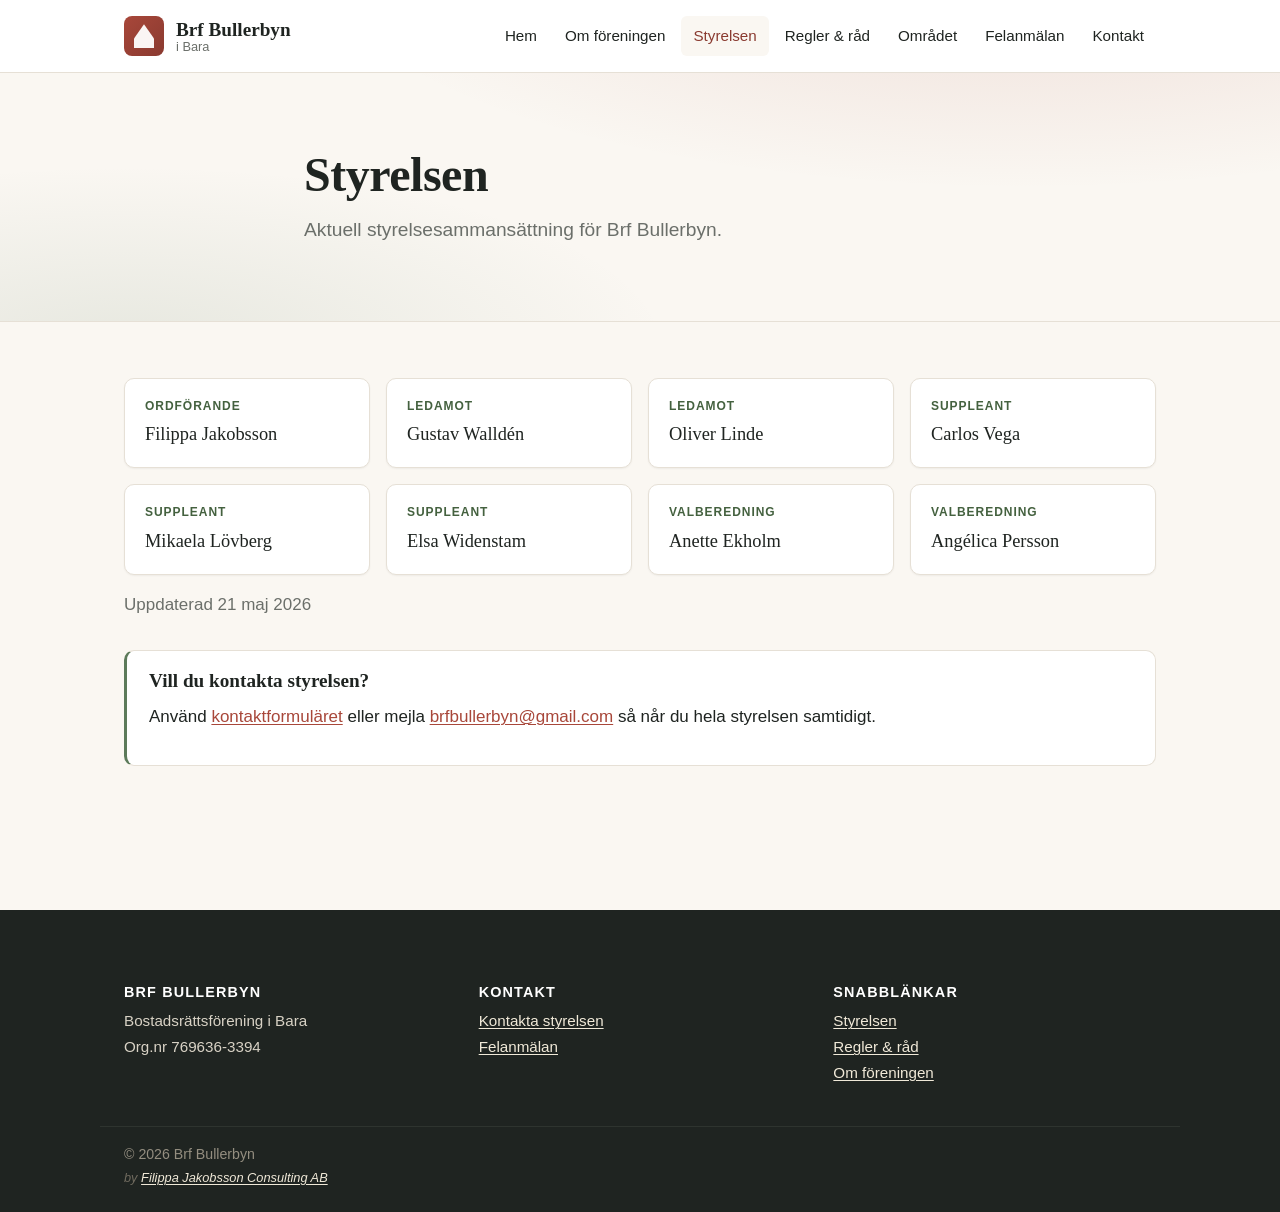
<file: styrelsen.html>
<!doctype html>
<html lang="sv">
<head>
  <meta charset="utf-8">
  <meta name="viewport" content="width=device-width, initial-scale=1">
  <link rel="icon" type="image/svg+xml" href="assets/favicon.svg">
  <title>Styrelsen — Brf Bullerbyn</title>
  <meta name="description" content="Styrelsen för Brf Bullerbyn — aktuell sammansättning och kontaktvägar.">
  <meta property="og:type" content="website">
  <meta property="og:locale" content="sv_SE">
  <meta property="og:site_name" content="Brf Bullerbyn">
  <meta property="og:title" content="Styrelsen — Brf Bullerbyn">
  <meta property="og:description" content="Styrelsen för Brf Bullerbyn — aktuell sammansättning och kontaktvägar.">
  <meta property="og:url" content="https://brfbullerbyn.vercel.app/styrelsen">
  <meta name="twitter:card" content="summary">
  <meta name="twitter:title" content="Styrelsen — Brf Bullerbyn">
  <meta name="twitter:description" content="Styrelsen för Brf Bullerbyn — aktuell sammansättning och kontaktvägar.">
  <link rel="canonical" href="https://brfbullerbyn.vercel.app/styrelsen">
  <script type="application/ld+json">{"@context":"https://schema.org","@type":"Organization","name":"Brf Bullerbyn","legalName":"Brf Bullerbyn 1 i Bara","identifier":"769636-3394","url":"https://brfbullerbyn.vercel.app/","email":"brfbullerbyn@gmail.com","address":{"@type":"PostalAddress","streetAddress":"Näckrosgatan och Liljegatan","postalCode":"23363","addressLocality":"Bara","addressRegion":"Skåne län","addressCountry":"SE"}}</script>
  <link rel="stylesheet" href="assets/style.css">
  <script defer src="assets/main.js"></script>
</head>
<body>
  <div data-include="header"></div>

  <main>
    <section class="hero">
      <div class="container hero-inner">
        <h1>Styrelsen</h1>
        <p class="lead">Aktuell styrelsesammansättning för Brf Bullerbyn.</p>
      </div>
    </section>

    <section class="section">
      <div class="container">
        <ul class="board-grid" data-board>
          <li class="muted">Laddar styrelsen…</li>
        </ul>
        <p class="muted" data-board-updated style="margin-top:16px"></p>

        <div class="callout" style="margin-top:32px">
          <h3>Vill du kontakta styrelsen?</h3>
          <p>Använd <a href="kontakt">kontaktformuläret</a> eller mejla <a href="mailto:brfbullerbyn@gmail.com">brfbullerbyn@gmail.com</a> så når du hela styrelsen samtidigt.</p>
        </div>
      </div>
    </section>
  </main>

  <div data-include="footer"></div>
</body>
</html>
</file>
<file: assets/style.css>
/* Brf Bullerbyn — design system */
:root {
  --color-bg: #faf7f2;
  --color-surface: #ffffff;
  --color-text: #1f2421;
  --color-muted: #6b6f6a;
  --color-border: #e6e0d6;
  --color-primary: #a8473a;        /* dämpad bullerbyn-röd */
  --color-primary-dark: #8a3a30;
  --color-accent: #5c7a5a;         /* mjuk grön */
  --color-accent-dark: #44613f;
  --shadow-sm: 0 1px 2px rgba(20, 20, 20, 0.05);
  --shadow-md: 0 8px 24px rgba(20, 20, 20, 0.08);
  --radius: 10px;
  --radius-sm: 6px;
  --maxw: 1080px;
  --font-sans: -apple-system, BlinkMacSystemFont, 'Segoe UI', Roboto, 'Helvetica Neue', Arial, sans-serif;
  --font-serif: 'Iowan Old Style', 'Charter', 'Georgia', serif;
}

* { box-sizing: border-box; }

html { scroll-behavior: smooth; }

body {
  margin: 0;
  font-family: var(--font-sans);
  font-size: 17px;
  line-height: 1.6;
  color: var(--color-text);
  background: var(--color-bg);
  -webkit-font-smoothing: antialiased;
}

img { max-width: 100%; height: auto; display: block; }

a {
  color: var(--color-primary);
  text-decoration: underline;
  text-decoration-thickness: 1px;
  text-underline-offset: 2px;
}
a:hover { color: var(--color-primary-dark); }

h1, h2, h3, h4 {
  font-family: var(--font-serif);
  line-height: 1.25;
  margin: 0 0 .5em;
  color: var(--color-text);
}
h1 { font-size: 2.4rem; letter-spacing: -0.01em; }
h2 { font-size: 1.7rem; margin-top: 1.5em; }
h3 { font-size: 1.2rem; margin-top: 1.2em; }

p { margin: 0 0 1em; }

.container { max-width: var(--maxw); margin: 0 auto; padding: 0 24px; }

.muted { color: var(--color-muted); }

/* Header */
.site-header {
  background: var(--color-surface);
  border-bottom: 1px solid var(--color-border);
  position: sticky;
  top: 0;
  z-index: 100;
  backdrop-filter: saturate(1.1);
}
.header-inner {
  display: flex;
  align-items: center;
  gap: 24px;
  padding: 16px 24px;
}
.brand {
  display: flex;
  align-items: center;
  gap: 12px;
  text-decoration: none;
  color: var(--color-text);
}
.brand-mark {
  width: 40px;
  height: 40px;
  border-radius: 8px;
  background:
    linear-gradient(135deg, var(--color-primary), var(--color-primary-dark));
  position: relative;
  flex-shrink: 0;
}
.brand-mark::after {
  content: '';
  position: absolute;
  inset: 8px 10px;
  background:
    linear-gradient(var(--color-surface), var(--color-surface)) 0 100% / 100% 35% no-repeat,
    var(--color-surface);
  clip-path: polygon(0 60%, 50% 0, 100% 60%, 100% 100%, 0 100%);
  opacity: .95;
}
.brand-text { display: flex; flex-direction: column; line-height: 1.1; }
.brand-title { font-family: var(--font-serif); font-size: 1.2rem; font-weight: 600; }
.brand-sub { font-size: .8rem; color: var(--color-muted); }

.primary-nav {
  display: flex;
  gap: 4px;
  margin-left: auto;
  flex-wrap: wrap;
}
.primary-nav a {
  text-decoration: none;
  color: var(--color-text);
  padding: 8px 12px;
  border-radius: var(--radius-sm);
  font-size: .95rem;
  font-weight: 500;
}
.primary-nav a:hover { background: var(--color-bg); color: var(--color-primary-dark); }
.primary-nav a[aria-current="page"] {
  background: var(--color-bg);
  color: var(--color-primary-dark);
}

.nav-toggle {
  display: none;
  margin-left: auto;
  background: transparent;
  border: 1px solid var(--color-border);
  border-radius: var(--radius-sm);
  padding: 8px 10px;
  cursor: pointer;
  flex-direction: column;
  gap: 4px;
}
.nav-toggle span {
  display: block;
  width: 22px;
  height: 2px;
  background: var(--color-text);
  border-radius: 2px;
}

/* Hero */
.hero {
  background:
    radial-gradient(1200px 400px at 80% -50%, rgba(168, 71, 58, 0.15), transparent 60%),
    radial-gradient(900px 300px at 10% 110%, rgba(92, 122, 90, 0.12), transparent 60%),
    var(--color-bg);
  padding: 72px 0 56px;
  border-bottom: 1px solid var(--color-border);
}
.hero-inner { max-width: 720px; }
.hero h1 { font-size: 3rem; margin-bottom: .2em; }
.hero .lead { font-size: 1.2rem; color: var(--color-muted); }
.hero-actions {
  display: flex;
  gap: 12px;
  margin-top: 24px;
  flex-wrap: wrap;
}

/* Buttons */
.btn {
  display: inline-block;
  padding: 11px 18px;
  border-radius: var(--radius-sm);
  text-decoration: none;
  font-weight: 600;
  font-size: .95rem;
  border: 1px solid transparent;
  transition: transform .05s ease, background-color .15s ease;
}
.btn-primary { background: var(--color-primary); color: #fff; }
.btn-primary:hover { background: var(--color-primary-dark); color: #fff; }
.btn-secondary {
  background: transparent;
  color: var(--color-text);
  border-color: var(--color-border);
}
.btn-secondary:hover { background: var(--color-surface); }

/* Page sections */
.section { padding: 56px 0; }
.section.alt { background: var(--color-surface); border-top: 1px solid var(--color-border); border-bottom: 1px solid var(--color-border); }
.section-header { margin-bottom: 24px; max-width: 720px; }
.section-header h2 { margin-top: 0; }
.section-header p { color: var(--color-muted); font-size: 1.05rem; }

/* News */
.news-list {
  display: grid;
  gap: 20px;
}
.news-item {
  background: var(--color-surface);
  border: 1px solid var(--color-border);
  border-radius: var(--radius);
  padding: 22px 24px;
  box-shadow: var(--shadow-sm);
}
.news-item time {
  display: block;
  color: var(--color-muted);
  font-size: .85rem;
  text-transform: uppercase;
  letter-spacing: .04em;
  margin-bottom: 6px;
}
.news-item h3 { margin: 0 0 .4em; font-size: 1.25rem; }
.news-body p:last-child { margin-bottom: 0; }
.news-body h2, .news-body h3, .news-body h4 { font-family: var(--font-sans); font-size: 1rem; }

/* Board */
.board-grid {
  list-style: none;
  padding: 0;
  margin: 0;
  display: grid;
  grid-template-columns: repeat(auto-fill, minmax(220px, 1fr));
  gap: 16px;
}
.board-card {
  background: var(--color-surface);
  border: 1px solid var(--color-border);
  border-radius: var(--radius);
  padding: 18px 20px;
  box-shadow: var(--shadow-sm);
}
.board-role {
  font-size: .75rem;
  text-transform: uppercase;
  letter-spacing: .08em;
  color: var(--color-accent-dark);
  font-weight: 600;
  margin-bottom: 4px;
}
.board-name { font-family: var(--font-serif); font-size: 1.15rem; }
.board-contact { font-size: .9rem; display: inline-block; margin-top: 6px; }

/* Card grid (used on Hem links) */
.card-grid {
  display: grid;
  grid-template-columns: repeat(auto-fit, minmax(220px, 1fr));
  gap: 16px;
}
.card {
  background: var(--color-surface);
  border: 1px solid var(--color-border);
  border-radius: var(--radius);
  padding: 22px 24px;
  text-decoration: none;
  color: var(--color-text);
  transition: transform .12s ease, box-shadow .12s ease, border-color .12s ease;
  display: block;
}
.card:hover {
  transform: translateY(-1px);
  box-shadow: var(--shadow-md);
  border-color: #d8cfbe;
  color: var(--color-text);
}
.card h3 { margin: 0 0 .3em; font-size: 1.15rem; }
.card p { margin: 0; color: var(--color-muted); font-size: .95rem; }

/* Content (long-form text pages) */
.content { max-width: 720px; }
.content h2:first-child { margin-top: 0; }
.content ul, .content ol { padding-left: 1.3em; }
.content li { margin-bottom: .35em; }
.content blockquote {
  border-left: 3px solid var(--color-border);
  margin: 1em 0;
  padding: .2em 0 .2em 1em;
  color: var(--color-muted);
}

/* Document list */
.doc-list {
  list-style: none;
  padding: 0;
  margin: 0 0 24px;
  display: grid;
  gap: 8px;
}
.doc-item a {
  display: flex;
  align-items: center;
  justify-content: space-between;
  gap: 16px;
  padding: 14px 18px;
  background: var(--color-surface);
  border: 1px solid var(--color-border);
  border-radius: var(--radius-sm);
  text-decoration: none;
  color: var(--color-text);
  transition: border-color .12s ease, box-shadow .12s ease;
}
.doc-item a:hover {
  border-color: var(--color-primary);
  box-shadow: var(--shadow-sm);
  color: var(--color-primary-dark);
}
.doc-item a::before {
  content: '';
  width: 18px;
  height: 22px;
  background: linear-gradient(180deg, var(--color-primary) 0%, var(--color-primary-dark) 100%);
  clip-path: polygon(0 0, 75% 0, 100% 25%, 100% 100%, 0 100%);
  flex-shrink: 0;
  margin-right: 4px;
}
.doc-title { flex: 1; font-weight: 500; }
.doc-date {
  color: var(--color-muted);
  font-size: .85rem;
  white-space: nowrap;
}

/* Info boxes */
.callout {
  background: var(--color-surface);
  border: 1px solid var(--color-border);
  border-left: 3px solid var(--color-accent);
  border-radius: var(--radius);
  padding: 18px 22px;
  margin: 24px 0;
}
.callout h3 { margin-top: 0; }

/* Two-column layout */
.two-col {
  display: grid;
  grid-template-columns: 2fr 1fr;
  gap: 40px;
  align-items: start;
}
.two-col aside {
  background: var(--color-surface);
  border: 1px solid var(--color-border);
  border-radius: var(--radius);
  padding: 22px 24px;
  position: sticky;
  top: 90px;
}
.two-col aside h3 { margin-top: 0; }

/* Forms */
.form-group { margin-bottom: 16px; }
.form-group label { display: block; font-weight: 600; margin-bottom: 6px; font-size: .95rem; }
.form-group input,
.form-group textarea,
.form-group select {
  width: 100%;
  padding: 10px 12px;
  border: 1px solid var(--color-border);
  border-radius: var(--radius-sm);
  font: inherit;
  background: var(--color-surface);
}
.form-group textarea { min-height: 140px; resize: vertical; }
.form-note { color: var(--color-muted); font-size: .9rem; margin-top: 4px; }

/* Footer */
.site-footer {
  background: #1f2421;
  color: #d8d2c5;
  padding: 56px 0 24px;
  margin-top: 64px;
}
.site-footer a { color: #f0e9d8; }
.site-footer h3 { color: #fff; font-family: var(--font-sans); font-size: .9rem; text-transform: uppercase; letter-spacing: .08em; }
.footer-inner {
  display: grid;
  grid-template-columns: repeat(auto-fit, minmax(220px, 1fr));
  gap: 32px;
}
.footer-col p { margin: 0; line-height: 1.7; font-size: .95rem; }
.footer-bottom {
  border-top: 1px solid #2e342f;
  margin-top: 40px;
  padding-top: 16px;
  color: #948e80;
  display: flex;
  flex-direction: column;
  gap: 2px;
}
.footer-bottom .credit {
  color: #6f6a5e;
  font-size: .8rem;
}

/* Responsive */
@media (max-width: 820px) {
  h1 { font-size: 2rem; }
  .hero { padding: 48px 0 40px; }
  .hero h1 { font-size: 2.3rem; }
  .two-col { grid-template-columns: 1fr; }
  .two-col aside { position: static; }

  .nav-toggle { display: flex; }
  .primary-nav {
    position: absolute;
    top: 100%;
    left: 0;
    right: 0;
    background: var(--color-surface);
    border-bottom: 1px solid var(--color-border);
    flex-direction: column;
    gap: 0;
    padding: 8px 16px 16px;
    display: none;
  }
  .primary-nav.is-open { display: flex; }
  .primary-nav a { padding: 12px 8px; border-radius: 0; border-bottom: 1px solid var(--color-border); }
  .primary-nav a:last-child { border-bottom: none; }
}

@media (prefers-reduced-motion: reduce) {
  * { transition: none !important; animation: none !important; }
}
</file>
